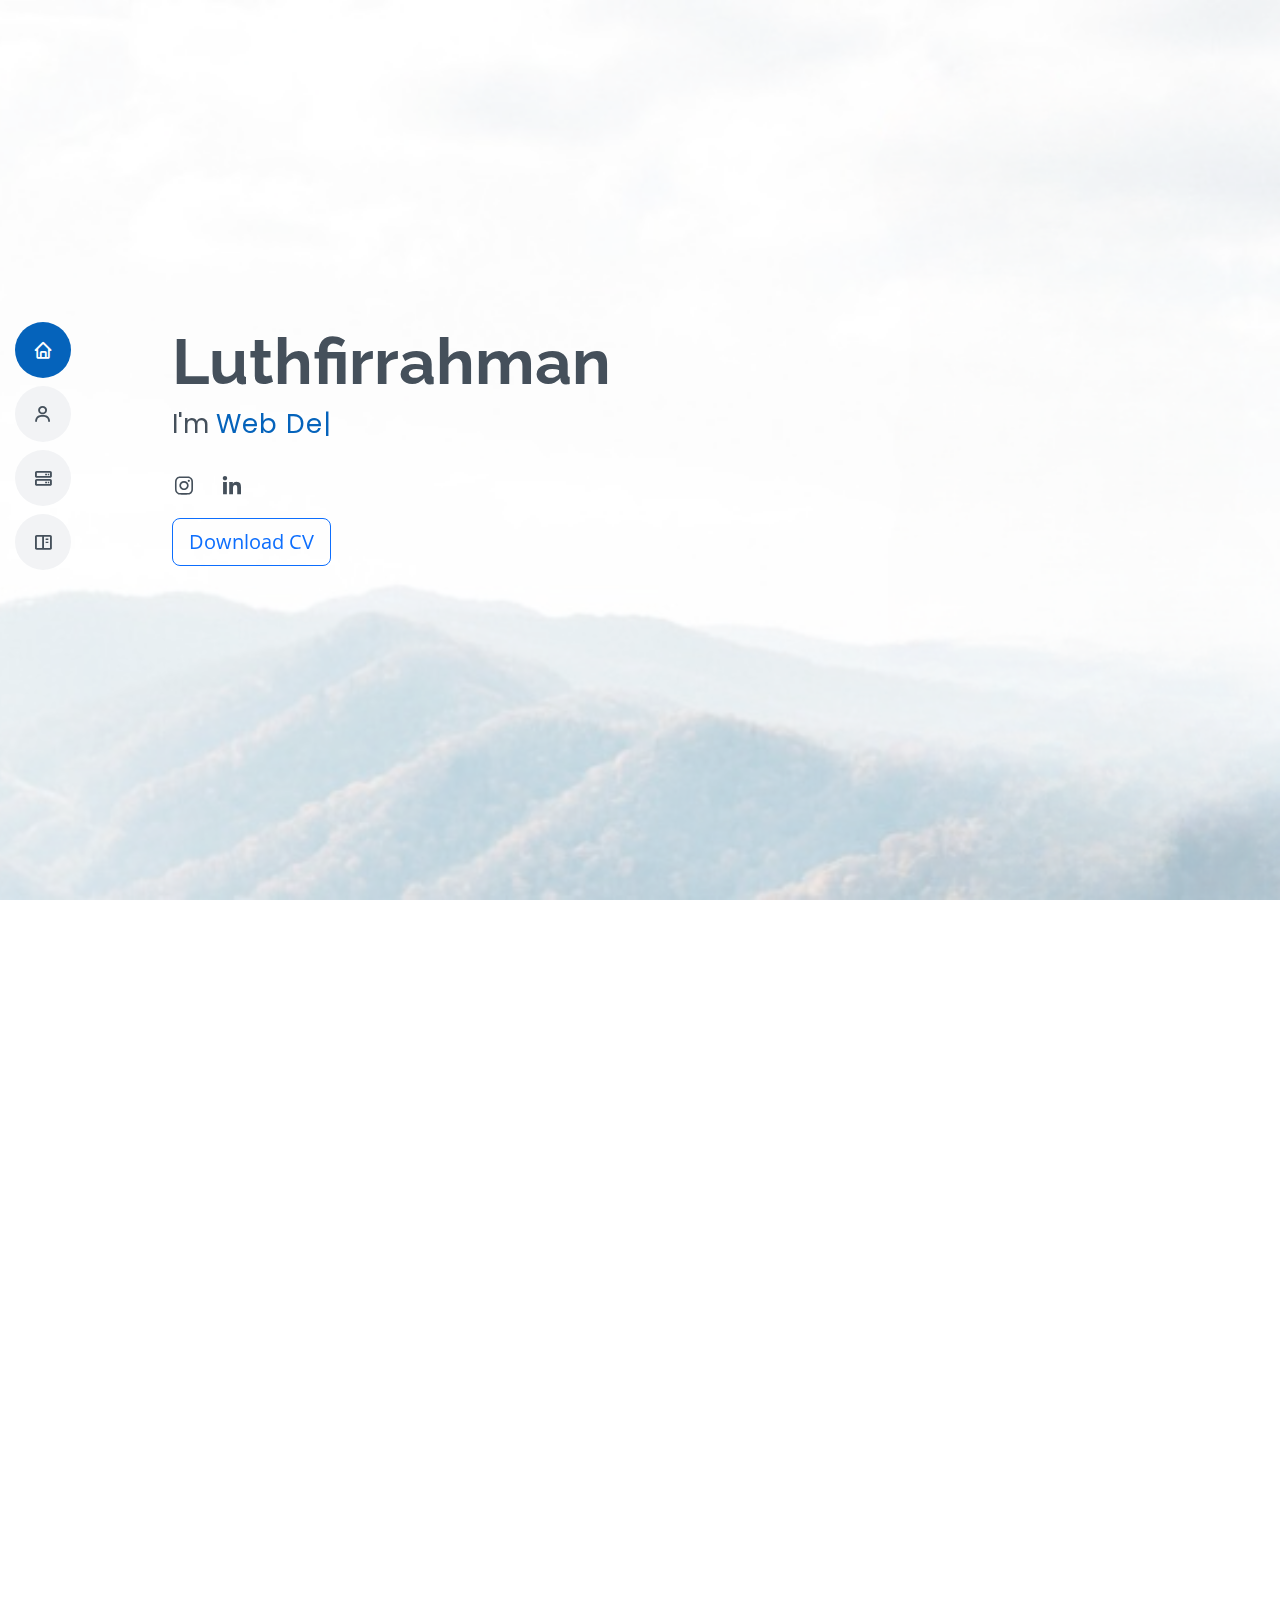
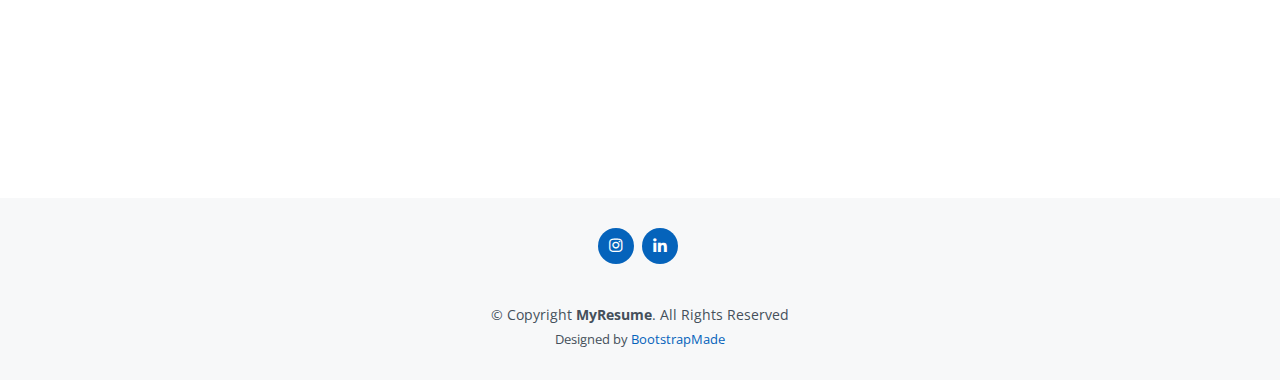
<file: index.html>
<!DOCTYPE html>
<html lang="en">
  <head>
    <meta charset="utf-8" />
    <meta content="width=device-width, initial-scale=1.0" name="viewport" />

    <title>Luthfirrahman</title>
    <meta content="" name="description" />
    <meta content="" name="keywords" />

    <!-- Favicons -->
    <link href="" rel="icon" />
    <link href="assets/img/apple-touch-icon.png" rel="apple-touch-icon" />
    <link href="https://cdnjs.cloudflare.com/ajax/libs/font-awesome/5.13.0/css/all.min.css" rel="stylesheet" />

    <!-- Google Fonts -->
    <link href="https://fonts.googleapis.com/css?family=Open+Sans:300,300i,400,400i,600,600i,700,700i|Raleway:300,300i,400,400i,500,500i,600,600i,700,700i|Poppins:300,300i,400,400i,500,500i,600,600i,700,700i" rel="stylesheet" />

    <!-- Vendor CSS Files -->
    <link href="assets/vendor/aos/aos.css" rel="stylesheet" />
    <link href="assets/vendor/bootstrap/css/bootstrap.min.css" rel="stylesheet" />
    <link href="assets/vendor/bootstrap-icons/bootstrap-icons.css" rel="stylesheet" />
    <link href="assets/vendor/boxicons/css/boxicons.min.css" rel="stylesheet" />
    <link href="assets/vendor/glightbox/css/glightbox.min.css" rel="stylesheet" />
    <link href="assets/vendor/swiper/swiper-bundle.min.css" rel="stylesheet" />

    <!-- Template Main CSS File -->
    <link href="assets/css/style.css" rel="stylesheet" />

    <!-- =======================================================
  * Template Name: MyResume
  * Updated: Jan 29 2024 with Bootstrap v5.3.2
  * Template URL: https://bootstrapmade.com/free-html-bootstrap-template-my-resume/
  * Author: BootstrapMade.com
  * License: https://bootstrapmade.com/license/
  ======================================================== -->
  </head>

  <body>
    <!-- ======= Mobile nav toggle button ======= -->
    <!-- <button type="button" class="mobile-nav-toggle d-xl-none"><i class="bi bi-list mobile-nav-toggle"></i></button> -->
    <i class="bi bi-list mobile-nav-toggle d-lg-none"></i>
    <!-- ======= Header ======= -->
    <header id="header" class="d-flex flex-column justify-content-center">
      <nav id="navbar" class="navbar nav-menu">
        <ul>
          <li>
            <a href="#hero" class="nav-link scrollto active"><i class="bx bx-home"></i> <span>Home</span></a>
          </li>
          <li>
            <a href="#about" class="nav-link scrollto"><i class="bx bx-user"></i> <span>About</span></a>
          </li>
          <li>
            <a href="#skills" class="nav-link scrollto"><i class="bx bx-server"></i> <span>Skills</span></a>
          </li>
          <li>
            <a href="#portfolio" class="nav-link scrollto"><i class="bx bx-book-content"></i> <span>Portfolio</span></a>
          </li>
        </ul>
      </nav>
      <!-- .nav-menu -->
    </header>
    <!-- End Header -->

    <!-- ======= Hero Section ======= -->
    <section id="hero" class="d-flex flex-column justify-content-center">
      <div class="container" data-aos="zoom-in" data-aos-delay="100">
        <h1>Luthfirrahman</h1>
        <p>I'm <span class="typed" data-typed-items="Web Developer , UI Designer"></span></p>
        <div class="social-links">
          <a href="#" class="instagram"><i class="bx bxl-instagram"></i></a>
          <a href="https://www.linkedin.com/in/luthfirrahman30/" class="linkedin" target="_blank"><i class="bx bxl-linkedin"></i></a>
        </div>
        <a href="https://drive.google.com/file/d/1Qoxw-5kxBuhoSYbaKPrpcNK5o5Nwf3Wc/view?usp=sharing" class="btn btn-outline-primary btn-lg mt-3" target="_blank">Download CV</a>
      </div>
    </section>
    <!-- End Hero -->

    <main id="main">
      <!-- ======= About Section ======= -->
      <section id="about" class="about">
        <div class="container" data-aos="fade-up">
          <div class="section-title">
            <h2>About</h2>
            <p>
              My name is Luthfirrahman, Graduated in Information Systems from Trilogy University, with experience in web development
as a freelance Web Programmer and UI Designer at Maven Digital Asia. Interests are mainly in
digital innovation and web development, with skills in programming languages such as HTML,
CSS, PHP, JavaScript, as well as proficiency in various design software such as Adobe XD,
Figma, and Adobe Illustrator. Ready to explore various career opportunities in the technology
industry.
            </p>
          </div>

          <div class="row">
            <div class="col-lg-3">
              <img src="assets/img/profile-img.jpg" class="img-fluid" alt="" />
            </div>
            <div class="col-lg-8 pt-4 pt-lg-0 content">
              <div class="col-lg-12 text-center mb-4">
                <!-- <h3>UI Designer &amp; Web Developer.</h3> -->
              </div>

              <!-- <p class="fst-italic">Lorem ipsum dolor sit amet, consectetur adipiscing elit, sed do eiusmod tempor incididunt ut labore et dolore magna aliqua.</p> -->
              <div class="row">
                <div class="col-lg-6">
                  <ul>
                    <li><i class="bi bi-chevron-right"></i> <strong>Birthday:</strong> <span>30 May 1996</span></li>
                    <li><i class="bi bi-chevron-right"></i> <strong>Website:</strong> <span>luthfi30.vercel.app</span></li>
                    <li><i class="bi bi-chevron-right"></i> <strong>Phone:</strong> <span>+62 896 2558 6181</span></li>
                    <li><i class="bi bi-chevron-right"></i> <strong>City:</strong> <span>Jakarta, Indonesia</span></li>
                  </ul>
                </div>
                <div class="col-lg-6">
                  <ul>
                    <li><i class="bi bi-chevron-right"></i> <strong>Degree:</strong> <span>Sarjana Komputer (S.Kom)</span></li>
                    <li><i class="bi bi-chevron-right"></i> <strong>Email:</strong> <span>luthfirrahman911@gmail.com</span></li>
                    <li><i class="bi bi-chevron-right"></i> <strong>Freelance:</strong> <span>Available</span></li>
                  </ul>
                </div>
              </div>
            </div>
          </div>
        </div>
      </section>
      <!-- End About Section -->

      <!-- ======= Services Section ======= -->
      <section id="skills" class="skills">
        <div class="container" data-aos="fade-up">
          <div class="section-title">
            <h2>Skills</h2>
            <p>Here Are Some of My Skills</p>
          </div>

          <div class="row">
            <div class="col-lg-3 col-md-6 align-items-stretch" data-aos="zoom-in" data-aos-delay="100">
              <div class="icon-box iconbox-blue">
                <div class="icon">
                  <svg width="100" height="100" viewBox="0 0 600 600" xmlns="http://www.w3.org/2000/svg">
                    <path
                      stroke="none"
                      stroke-width="0"
                      fill="#f5f5f5"
                      d="M300,521.0016835830174C376.1290562159157,517.8887921683347,466.0731472004068,529.7835943286574,510.70327084640275,468.03025145048787C554.3714126377745,407.6079735673963,508.03601936045806,328.9844924480964,491.2728898941984,256.3432110539036C474.5976632858925,184.082847569629,479.9380746630129,96.60480741107993,416.23090153303,58.64404602377083C348.86323505073057,18.502131276798302,261.93793281208167,40.57373210992963,193.5410806939664,78.93577620505333C130.42746243093433,114.334589627462,98.30271207620316,179.96522072025542,76.75703585869454,249.04625023123273C51.97151888228291,328.5150500222984,13.704378332031375,421.85034740162234,66.52175969318436,486.19268352777647C119.04800174914682,550.1803526380478,217.28368757567262,524.383925680826,300,521.0016835830174"
                    ></path>
                  </svg>
                  <i class="bx bxl-html5"></i>
                </div>
                <h4><a href="">HTML</a></h4>
                <!-- <p>Voluptatum deleniti atque corrupti quos dolores et quas molestias excepturi</p> -->
              </div>
            </div>

            <div class="col-lg-3 col-md-6 align-items-stretch mt-4 mt-md-0" data-aos="zoom-in" data-aos-delay="200">
              <div class="icon-box iconbox-orange">
                <div class="icon">
                  <svg width="100" height="100" viewBox="0 0 600 600" xmlns="http://www.w3.org/2000/svg">
                    <path
                      stroke="none"
                      stroke-width="0"
                      fill="#f5f5f5"
                      d="M300,582.0697525312426C382.5290701553225,586.8405444964366,449.9789794690241,525.3245884688669,502.5850820975895,461.55621195738473C556.606425686781,396.0723002908107,615.8543463187945,314.28637112970534,586.6730223649479,234.56875336149918C558.9533121215079,158.8439757836574,454.9685369536778,164.00468322053177,381.49747125262974,130.76875717737553C312.15926192815925,99.40240125094834,248.97055460311594,18.661163978235184,179.8680185752513,50.54337015887873C110.5421016452524,82.52863877960104,119.82277516462835,180.83849132639028,109.12597500060166,256.43424936330496C100.08760227029461,320.3096726198365,92.17705696193138,384.0621239912766,124.79988738764834,439.7174275375508C164.83382741302287,508.01625554203684,220.96474134820875,577.5009287672846,300,582.0697525312426"
                    ></path>
                  </svg>
                  <i class="bx bxl-css3"></i>
                </div>
                <h4><a href="">CSS</a></h4>
                <p></p>
              </div>
            </div>

            <div class="col-lg-3 col-md-6 align-items-stretch mt-4 mt-lg-0" data-aos="zoom-in" data-aos-delay="300">
              <div class="icon-box iconbox-pink">
                <div class="icon">
                  <svg width="100" height="100" viewBox="0 0 600 600" xmlns="http://www.w3.org/2000/svg">
                    <path
                      stroke="none"
                      stroke-width="0"
                      fill="#f5f5f5"
                      d="M300,541.5067337569781C382.14930387511276,545.0595476570109,479.8736841581634,548.3450877840088,526.4010558755058,480.5488172755941C571.5218469581645,414.80211281144784,517.5187510058486,332.0715597781072,496.52539010469104,255.14436215662573C477.37192572678356,184.95920475031193,473.57363656557914,105.61284051026155,413.0603344069578,65.22779650032875C343.27470386102294,18.654635553484475,251.2091493199835,5.337323636656869,175.0934190732945,40.62881213300186C97.87086631185822,76.43348514350839,51.98124368387456,156.15599469081315,36.44837278890362,239.84606092416172C21.716077023791087,319.22268207091537,43.775223500013084,401.1760424656574,96.891909868211,461.97329694683043C147.22146801428983,519.5804099606455,223.5754009179313,538.201503339737,300,541.5067337569781"
                    ></path>
                  </svg>
                  <i class="bx bxl-tailwind-css"></i>
                </div>
                <h4><a href="">Tailwind CSS</a></h4>
                <!-- <p>Excepteur sint occaecat cupidatat non proident, sunt in culpa qui officia</p> -->
              </div>
            </div>

            <div class="col-lg-3 col-md-6 align-items-stretch mt-4 mt-lg-0" data-aos="zoom-in" data-aos-delay="300">
              <div class="icon-box iconbox-pink">
                <div class="icon">
                  <svg width="100" height="100" viewBox="0 0 600 600" xmlns="http://www.w3.org/2000/svg">
                    <path
                      stroke="none"
                      stroke-width="0"
                      fill="#f5f5f5"
                      d="M300,541.5067337569781C382.14930387511276,545.0595476570109,479.8736841581634,548.3450877840088,526.4010558755058,480.5488172755941C571.5218469581645,414.80211281144784,517.5187510058486,332.0715597781072,496.52539010469104,255.14436215662573C477.37192572678356,184.95920475031193,473.57363656557914,105.61284051026155,413.0603344069578,65.22779650032875C343.27470386102294,18.654635553484475,251.2091493199835,5.337323636656869,175.0934190732945,40.62881213300186C97.87086631185822,76.43348514350839,51.98124368387456,156.15599469081315,36.44837278890362,239.84606092416172C21.716077023791087,319.22268207091537,43.775223500013084,401.1760424656574,96.891909868211,461.97329694683043C147.22146801428983,519.5804099606455,223.5754009179313,538.201503339737,300,541.5067337569781"
                    ></path>
                  </svg>
                  <i class="bx bxl-javascript"></i>
                </div>
                <h4><a href="">Javascript</a></h4>
                <!-- <p>Excepteur sint occaecat cupidatat non proident, sunt in culpa qui officia</p> -->
              </div>
            </div>

            <div class="col-lg-3 col-md-6 align-items-stretch mt-4" data-aos="zoom-in" data-aos-delay="300">
              <div class="icon-box iconbox-pink">
                <div class="icon">
                  <svg width="100" height="100" viewBox="0 0 600 600" xmlns="http://www.w3.org/2000/svg">
                    <path
                      stroke="none"
                      stroke-width="0"
                      fill="#f5f5f5"
                      d="M300,541.5067337569781C382.14930387511276,545.0595476570109,479.8736841581634,548.3450877840088,526.4010558755058,480.5488172755941C571.5218469581645,414.80211281144784,517.5187510058486,332.0715597781072,496.52539010469104,255.14436215662573C477.37192572678356,184.95920475031193,473.57363656557914,105.61284051026155,413.0603344069578,65.22779650032875C343.27470386102294,18.654635553484475,251.2091493199835,5.337323636656869,175.0934190732945,40.62881213300186C97.87086631185822,76.43348514350839,51.98124368387456,156.15599469081315,36.44837278890362,239.84606092416172C21.716077023791087,319.22268207091537,43.775223500013084,401.1760424656574,96.891909868211,461.97329694683043C147.22146801428983,519.5804099606455,223.5754009179313,538.201503339737,300,541.5067337569781"
                    ></path>
                  </svg>
                  <i class="fab fa-laravel"></i>
                </div>
                <h4><a href="">Laravel</a></h4>
                <!-- <p>Excepteur sint occaecat cupidatat non proident, sunt in culpa qui officia</p> -->
              </div>
            </div>

            <div class="col-lg-3 col-md-6 align-items-stretch mt-4" data-aos="zoom-in" data-aos-delay="200">
              <div class="icon-box iconbox-red">
                <div class="icon">
                  <svg width="100" height="100" viewBox="0 0 600 600" xmlns="http://www.w3.org/2000/svg">
                    <path
                      stroke="none"
                      stroke-width="0"
                      fill="#f5f5f5"
                      d="M300,532.3542879108572C369.38199826031484,532.3153073249985,429.10787420159085,491.63046689027357,474.5244479745417,439.17860296908856C522.8885846962883,383.3225815378663,569.1668002868075,314.3205725914397,550.7432151929288,242.7694973846089C532.6665558377875,172.5657663291529,456.2379748765914,142.6223662098291,390.3689995646985,112.34683881706744C326.66090330228417,83.06452184765237,258.84405631176094,53.51806209861945,193.32584062364296,78.48882559362697C121.61183558270385,105.82097193414197,62.805066853699245,167.19869350419734,48.57481801355237,242.6138429142374C34.843463184063346,315.3850353017275,76.69343916112496,383.4422959591041,125.22947124332185,439.3748458443577C170.7312796277747,491.8107796887764,230.57421082200815,532.3932930995766,300,532.3542879108572"
                    ></path>
                  </svg>
                  <i class="bx bxl-react"></i>
                </div>
                <h4><a href="">React Js</a></h4>
                <!-- <p>Quis consequatur saepe eligendi voluptatem consequatur dolor consequuntur</p> -->
              </div>
            </div>

            <div class="col-lg-3 col-md-6 align-items-stretch mt-4" data-aos="zoom-in" data-aos-delay="300">
              <div class="icon-box iconbox-teal">
                <div class="icon">
                  <svg width="100" height="100" viewBox="0 0 600 600" xmlns="http://www.w3.org/2000/svg">
                    <path
                      stroke="none"
                      stroke-width="0"
                      fill="#f5f5f5"
                      d="M300,566.797414625762C385.7384707136149,576.1784315230908,478.7894351017131,552.8928747891023,531.9192734346935,484.94944893311C584.6109503024035,417.5663521118492,582.489472248146,322.67544863468447,553.9536738515405,242.03673114598146C529.1557734026468,171.96086150256528,465.24506316201064,127.66468636344209,395.9583748389544,100.7403814666027C334.2173773831606,76.7482773500951,269.4350130405921,84.62216499799875,207.1952322260088,107.2889140133804C132.92018162631612,134.33871894543012,41.79353780512637,160.00259165414826,22.644507872594943,236.69541883565114C3.319112789854554,314.0945973066697,72.72355303640163,379.243833228382,124.04198916343866,440.3218312028393C172.9286146004772,498.5055451809895,224.45579914871206,558.5317968840102,300,566.797414625762"
                    ></path>
                  </svg>
                  <i class="bx bxl-mongodb"></i>
                </div>
                <h4><a href="">Mongodb</a></h4>
                <!-- <p>Modi nostrum vel laborum. Porro fugit error sit minus sapiente sit aspernatur</p> -->
              </div>
            </div>

            <div class="col-lg-3 col-md-6 align-items-stretch mt-4" data-aos="zoom-in" data-aos-delay="300">
              <div class="icon-box iconbox-teal">
                <div class="icon">
                  <svg width="100" height="100" viewBox="0 0 600 600" xmlns="http://www.w3.org/2000/svg">
                    <path
                      stroke="none"
                      stroke-width="0"
                      fill="#f5f5f5"
                      d="M300,566.797414625762C385.7384707136149,576.1784315230908,478.7894351017131,552.8928747891023,531.9192734346935,484.94944893311C584.6109503024035,417.5663521118492,582.489472248146,322.67544863468447,553.9536738515405,242.03673114598146C529.1557734026468,171.96086150256528,465.24506316201064,127.66468636344209,395.9583748389544,100.7403814666027C334.2173773831606,76.7482773500951,269.4350130405921,84.62216499799875,207.1952322260088,107.2889140133804C132.92018162631612,134.33871894543012,41.79353780512637,160.00259165414826,22.644507872594943,236.69541883565114C3.319112789854554,314.0945973066697,72.72355303640163,379.243833228382,124.04198916343866,440.3218312028393C172.9286146004772,498.5055451809895,224.45579914871206,558.5317968840102,300,566.797414625762"
                    ></path>
                  </svg>
                  <i class="bx bxl-figma"></i>
                </div>
                <h4><a href="">Figma</a></h4>
                <!-- <p>Modi nostrum vel laborum. Porro fugit error sit minus sapiente sit aspernatur</p> -->
              </div>
            </div>
          </div>
        </div>
      </section>
      <!-- End Services Section -->

      <!-- ======= Portfolio Section ======= -->
      <section id="portfolio" class="portfolio section-bg">
        <div class="container" data-aos="fade-up">
          <div class="section-title">
            <h2>Portfolio</h2>
            <p>Here Are Some of My Portfolio</p>
          </div>

          <div class="row">
            <div class="col-lg-12 d-flex justify-content-center" data-aos="fade-up" data-aos-delay="100">
              <ul id="portfolio-flters">
                <li data-filter="*" class="filter-active">All</li>
                <li data-filter=".filter-web">Web</li>
                <li data-filter=".filter-card">UI Design</li>
              </ul>
            </div>
          </div>

          <div class="row portfolio-container" data-aos="fade-up" data-aos-delay="200">
            <div class="col-lg-4 col-md-6 portfolio-item filter-web">
              <div class="portfolio-wrap">
                <img src="assets/img/portfolio/onlineclass/Untitled.png" class="img-fluid" alt="" />
                <div class="portfolio-info">
                  <h4>Online Class</h4>
                  <p>Dibuat menggunakan laravel 8</p>
                  <div class="portfolio-links">
                    <a href="assets/img/portfolio/onlineclass/home.png" data-gallery="portfolioGallery" class="portfolio-lightbox"><i class="bx bx-plus"></i></a>
                    <a href="onlineClass.html" class="portfolio-details-lightbox" data-glightbox="type: external" title="Portfolio Details"><i class="bx bx-link"></i></a>
                  </div>
                </div>
              </div>
            </div>

            <div class="row portfolio-container" data-aos="fade-up" data-aos-delay="200">
              <div class="col-lg-4 col-md-6 portfolio-item filter-web">
                <div class="portfolio-wrap">
                  <img src="assets/img/portfolio/SIA/dashboard.png" class="img-fluid" alt="" />
                  <div class="portfolio-info">
                    <h4>Sistem informasi akuntansi</h4>
                    <p>Sistem informasi akuntansi dibuat menggunakan laravel dan javascript </p>
                    <div class="portfolio-links">
                      <a href="assets/img/portfolio/SIA/dashboard.png" data-gallery="portfolioGallery" class="portfolio-lightbox"><i class="bx bx-plus"></i></a>
                      <a href="sia.html" class="portfolio-details-lightbox" data-glightbox="type: external" title="Portfolio Details"><i class="bx bx-link"></i></a>
                    </div>
                  </div>
                </div>
              </div>

              <div class="row portfolio-container" data-aos="fade-up" data-aos-delay="200">
                <div class="col-lg-4 col-md-6 portfolio-item filter-web">
                  <div class="portfolio-wrap">
                    <img src="assets/img/portfolio/Pixel/monarch2.png" class="img-fluid" alt="" />
                    <div class="portfolio-info">
                      <h4>PixelPulse</h4>
                      <p>PixelPulse merupakan landing page untuk studio desain grafis yang dibuat menggunakan ReactJS </p>
                      <div class="portfolio-links">
                        <a href="assets/img/portfolio/Pixel/monarch.png" data-gallery="portfolioGallery" class="portfolio-lightbox"><i class="bx bx-plus"></i></a>
                        <a href="pixel.html" class="portfolio-details-lightbox" data-glightbox="type: external" title="Portfolio Details"><i class="bx bx-link"></i></a>
                      </div>
                    </div>
                  </div>
                </div>

                <div class="row portfolio-container" data-aos="fade-up" data-aos-delay="200">
                  <div class="col-lg-4 col-md-6 portfolio-item filter-web">
                    <div class="portfolio-wrap">
                      <img src="assets/img/portfolio/monarch/monarch.png" class="img-fluid" alt="" />
                      <div class="portfolio-info">
                        <h4>Monarch</h4>
                        <p>Monarch merupakan ecommerce untuk produk fashion yang dibuat menggunakan ReactJS </p>
                        <div class="portfolio-links">
                          <a href="assets/img/portfolio/monarch/monarch2.png" data-gallery="portfolioGallery" class="portfolio-lightbox"><i class="bx bx-plus"></i></a>
                          <a href="monarch.html" class="portfolio-details-lightbox" data-glightbox="type: external" title="Portfolio Details"><i class="bx bx-link"></i></a>
                        </div>
                      </div>
                    </div>
                  </div>

                  <div class="row portfolio-container" data-aos="fade-up" data-aos-delay="200">
                    <div class="col-lg-4 col-md-6 portfolio-item filter-web">
                      <div class="portfolio-wrap">
                        <img src="assets/img/portfolio/fastfood/fastfood.png" class="img-fluid" alt="" />
                        <div class="portfolio-info">
                          <h4>FastFood</h4>
                          <p>FastFood merupakan website untuk memesan makananyang dibuat menggunakan Mongodb, Express JS, Node js dan ReactJS </p>
                          <div class="portfolio-links">
                            <a href="assets/img/portfolio/fastfood/fastfood2.png" data-gallery="portfolioGallery" class="portfolio-lightbox"><i class="bx bx-plus"></i></a>
                            <a href="fastfood.html" class="portfolio-details-lightbox" data-glightbox="type: external" title="Portfolio Details"><i class="bx bx-link"></i></a>
                          </div>
                        </div>
                      </div>
                    </div>

            <div class="col-lg-4 col-md-6 portfolio-item filter-card">
              <div class="portfolio-wrap">
                <img src="assets/img/portfolio/NOBAR/Mockup.png" class="img-fluid" alt="" />
                <div class="portfolio-info">
                  <h4>Nobar</h4>
                  <p>UI Design</p>
                  <div class="portfolio-links">
                    <a href="assets/img/portfolio/NOBAR/Mockup.png" data-gallery="portfolioGallery" class="portfolio-lightbox"><i class="bx bx-plus"></i></a>
                    <a href="nobar.html" class="portfolio-details-lightbox" data-glightbox="type: external" title="Portfolio Details"><i class="bx bx-link"></i></a>
                  </div>
                </div>
              </div>
            </div>

            <div class="col-lg-4 col-md-6 portfolio-item filter-card">
              <div class="portfolio-wrap">
                <img src="assets/img/portfolio/Kursus/kursus.jpg" class="img-fluid" alt="" />
                <div class="portfolio-info">
                  <h4>Kursus</h4>
                  <p>UI Design</p>
                  <div class="portfolio-links">
                    <a href="assets/img/portfolio/Kursus/kursus.jpg" data-gallery="portfolioGallery" class="portfolio-lightbox"><i class="bx bx-plus"></i></a>
                    <a href="kursus.html" class="portfolio-details-lightbox" data-glightbox="type: external" title="Portfolio Details"><i class="bx bx-link"></i></a>
                  </div>
                </div>
              </div>
            </div>

            <div class="col-lg-4 col-md-6 portfolio-item filter-card">
              <div class="portfolio-wrap">
                <img src="assets/img/portfolio/Furnish/furnish.png" class="img-fluid" alt="" />
                <div class="portfolio-info">
                  <h4>Furnish</h4>
                  <p>UI Design</p>
                  <div class="portfolio-links">
                    <a href="assets/img/portfolio/Furnish/furnish.png" data-gallery="portfolioGallery" class="portfolio-lightbox"><i class="bx bx-plus"></i></a>
                    <a href="furnish.html" class="portfolio-details-lightbox" data-glightbox="type: external" title="Portfolio Details"><i class="bx bx-link"></i></a>
                  </div>
                </div>
              </div>
            </div>
          </div>
        </div>
      </section>
      <!-- End Portfolio Section -->
    </main>
    <!-- End #main -->

    <!-- ======= Footer ======= -->
    <footer id="footer">
      <div class="container">
        <div class="social-links">
          <a href="#" class="instagram"><i class="bx bxl-instagram"></i></a>
          <a href="https://www.linkedin.com/in/luthfirrahman30/" class="linkedin" target="_blank"><i class="bx bxl-linkedin"></i></a>
        </div>
        <div class="copyright">
          &copy; Copyright <strong><span>MyResume</span></strong
          >. All Rights Reserved
        </div>
        <div class="credits">
          <!-- All the links in the footer should remain intact. -->
          <!-- You can delete the links only if you purchased the pro version. -->
          <!-- Licensing information: [license-url] -->
          <!-- Purchase the pro version with working PHP/AJAX contact form: https://bootstrapmade.com/free-html-bootstrap-template-my-resume/ -->
          Designed by <a href="https://bootstrapmade.com/">BootstrapMade</a>
        </div>
      </div>
    </footer>
    <!-- End Footer -->

    <div id="preloader"></div>
    <a href="#" class="back-to-top d-flex align-items-center justify-content-center"><i class="bi bi-arrow-up-short"></i></a>

    <!-- Vendor JS Files -->
    <script src="assets/vendor/purecounter/purecounter_vanilla.js"></script>
    <script src="assets/vendor/aos/aos.js"></script>
    <script src="assets/vendor/bootstrap/js/bootstrap.bundle.min.js"></script>
    <script src="assets/vendor/glightbox/js/glightbox.min.js"></script>
    <script src="assets/vendor/isotope-layout/isotope.pkgd.min.js"></script>
    <script src="assets/vendor/swiper/swiper-bundle.min.js"></script>
    <script src="assets/vendor/typed.js/typed.umd.js"></script>
    <script src="assets/vendor/waypoints/noframework.waypoints.js"></script>
    <script src="assets/vendor/php-email-form/validate.js"></script>

    <!-- Template Main JS File -->
    <script src="assets/js/main.js"></script>
  </body>
</html>
</file>
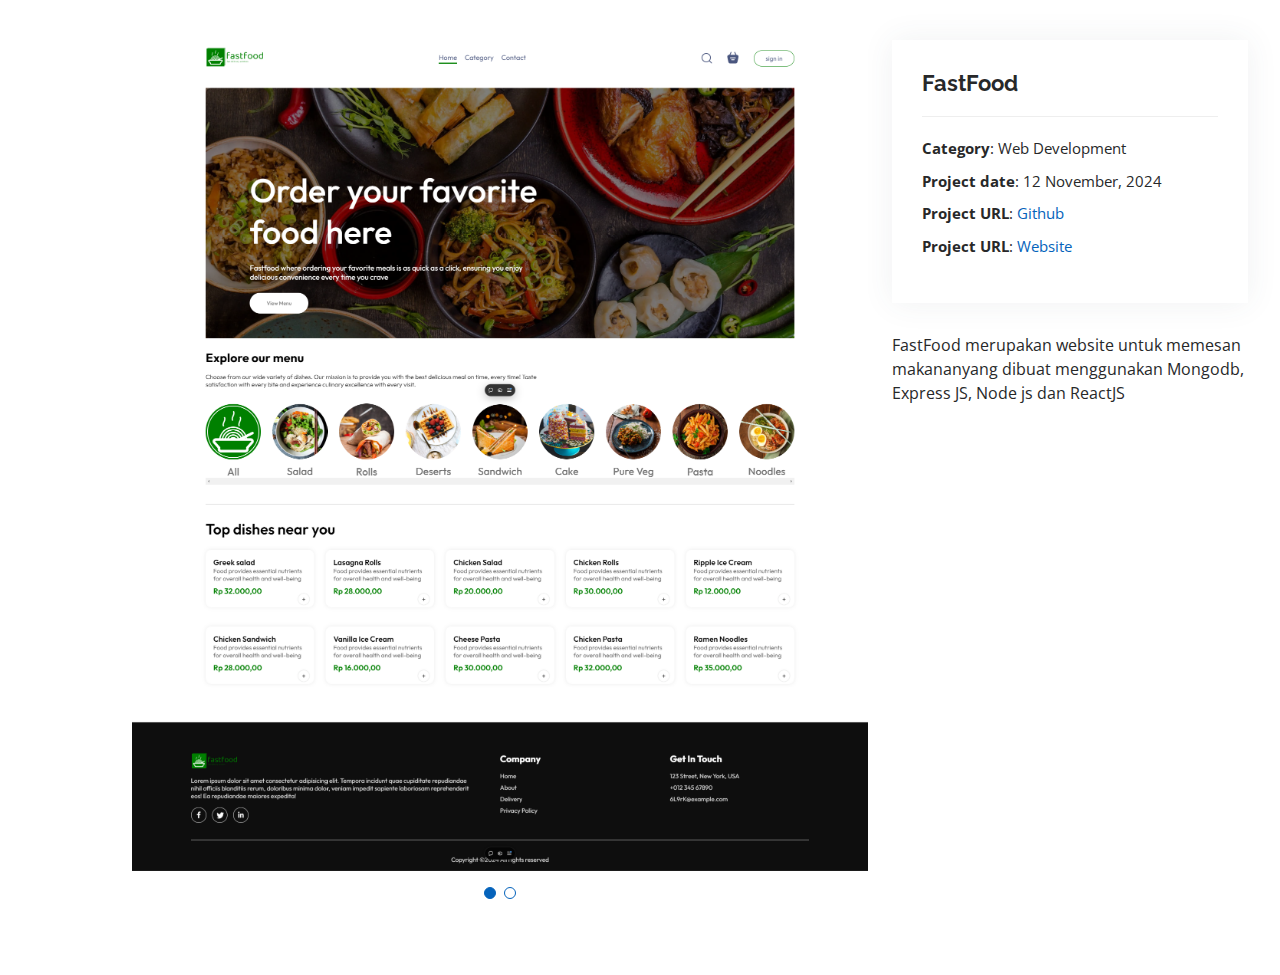
<file: fastfood.html>
<!DOCTYPE html>
<html lang="en">
  <head>
    <meta charset="utf-8" />
    <meta content="width=device-width, initial-scale=1.0" name="viewport" />

    <title>Portfolio Details - Personal Bootstrap Template</title>
    <meta content="" name="description" />
    <meta content="" name="keywords" />

    <!-- Favicons -->
    <link href="assets/img/favicon.png" rel="icon" />
    <link href="assets/img/apple-touch-icon.png" rel="apple-touch-icon" />

    <!-- Google Fonts -->
    <link href="https://fonts.googleapis.com/css?family=Open+Sans:300,300i,400,400i,600,600i,700,700i|Raleway:300,300i,400,400i,500,500i,600,600i,700,700i|Poppins:300,300i,400,400i,500,500i,600,600i,700,700i" rel="stylesheet" />

    <!-- Vendor CSS Files -->
    <link href="assets/vendor/aos/aos.css" rel="stylesheet" />
    <link href="assets/vendor/bootstrap/css/bootstrap.min.css" rel="stylesheet" />
    <link href="assets/vendor/bootstrap-icons/bootstrap-icons.css" rel="stylesheet" />
    <link href="assets/vendor/boxicons/css/boxicons.min.css" rel="stylesheet" />
    <link href="assets/vendor/glightbox/css/glightbox.min.css" rel="stylesheet" />
    <link href="assets/vendor/swiper/swiper-bundle.min.css" rel="stylesheet" />

    <!-- Template Main CSS File -->
    <link href="assets/css/style.css" rel="stylesheet" />

    <!-- =======================================================
  * Template Name: MyResume
  * Updated: Jan 29 2024 with Bootstrap v5.3.2
  * Template URL: https://bootstrapmade.com/free-html-bootstrap-template-my-resume/
  * Author: BootstrapMade.com
  * License: https://bootstrapmade.com/license/
  ======================================================== -->
  </head>

  <body>
    <main id="main">
      <!-- ======= Portfolio Details Section ======= -->
      <section id="portfolio-details" class="portfolio-details">
        <div class="container">
          <div class="row gy-4">
            <div class="col-lg-8">
              <div class="portfolio-details-slider swiper">
                <div class="swiper-wrapper align-items-center">
                  <div class="swiper-slide">
                    <img src="assets/img/portfolio/fastfood/fastfood2.png" alt="" />
                  </div>

                  <div class="swiper-slide">
                    <img src="assets/img/portfolio/fastfood/fastfood3.png" alt="" />
                  </div>
                </div>
                <div class="swiper-pagination"></div>
              </div>
            </div>

            <div class="col-lg-4">
              <div class="portfolio-info">
                <h3>FastFood</h3>
                <ul>
                  <li><strong>Category</strong>: Web Development</li>
                  <li><strong>Project date</strong>: 12 November, 2024</li>
                  <li><strong>Project URL</strong>: <a href="https://github.com/luthfi30/foodApp" target="_blank">Github</a></li>
                  <li><strong>Project URL</strong>: <a href="https://food-app-sable-pi.vercel.app/" target="_blank">Website</a></li>
                </ul>
              </div>
              <div class="portfolio-description">
                <p>FastFood merupakan website untuk memesan makananyang dibuat menggunakan Mongodb, Express JS, Node js dan ReactJS</p>
              </div>
            </div>
          </div>
        </div>
      </section>
      <!-- End Portfolio Details Section -->
    </main>
    <!-- End #main -->

    <div id="preloader"></div>
    <a href="#" class="back-to-top d-flex align-items-center justify-content-center"><i class="bi bi-arrow-up-short"></i></a>

    <!-- Vendor JS Files -->
    <script src="assets/vendor/purecounter/purecounter_vanilla.js"></script>
    <script src="assets/vendor/aos/aos.js"></script>
    <script src="assets/vendor/bootstrap/js/bootstrap.bundle.min.js"></script>
    <script src="assets/vendor/glightbox/js/glightbox.min.js"></script>
    <script src="assets/vendor/isotope-layout/isotope.pkgd.min.js"></script>
    <script src="assets/vendor/swiper/swiper-bundle.min.js"></script>
    <script src="assets/vendor/typed.js/typed.umd.js"></script>
    <script src="assets/vendor/waypoints/noframework.waypoints.js"></script>
    <script src="assets/vendor/php-email-form/validate.js"></script>

    <!-- Template Main JS File -->
    <script src="assets/js/main.js"></script>
  </body>
</html>
</file>
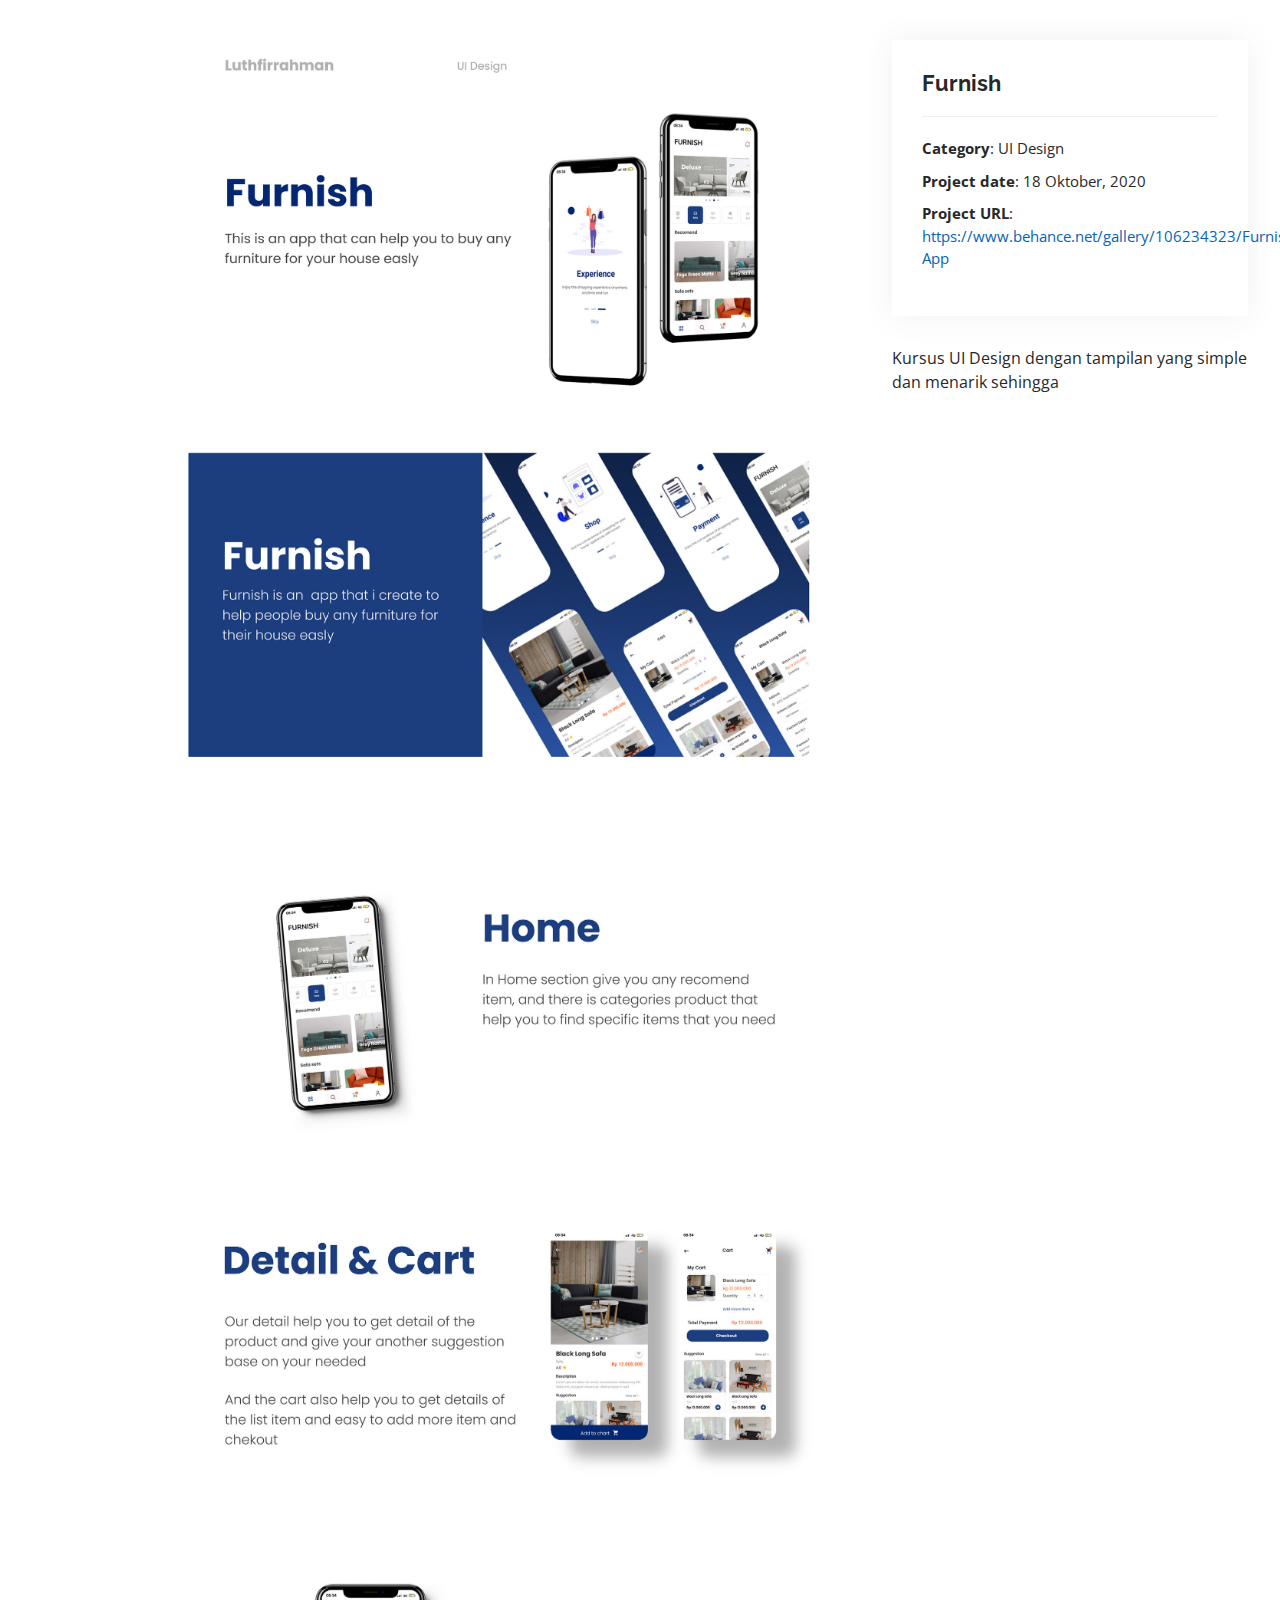
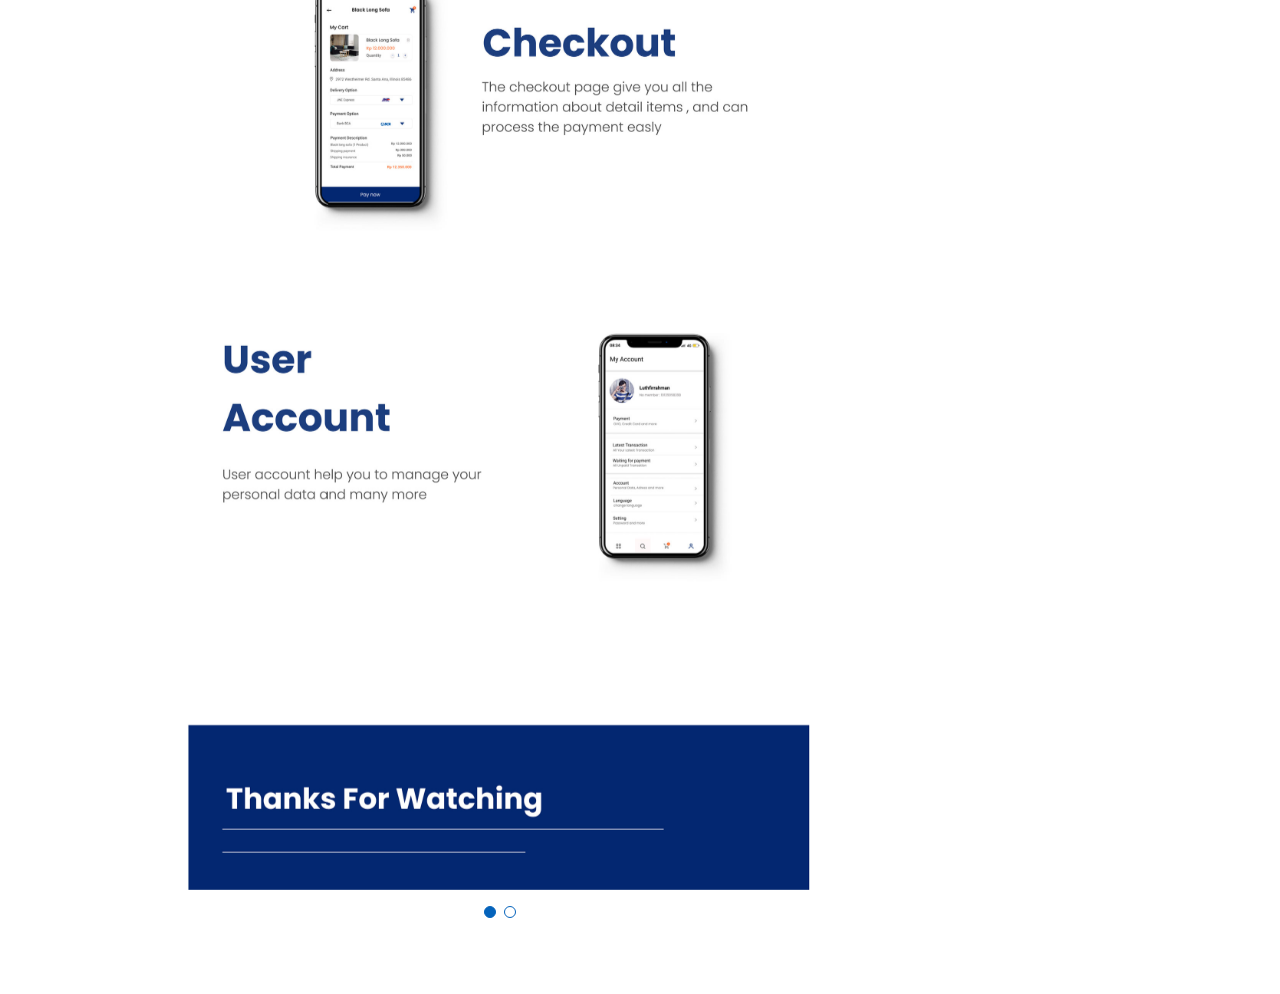
<file: furnish.html>
<!DOCTYPE html>
<html lang="en">
  <head>
    <meta charset="utf-8" />
    <meta content="width=device-width, initial-scale=1.0" name="viewport" />

    <title>Portfolio Details - Personal Bootstrap Template</title>
    <meta content="" name="description" />
    <meta content="" name="keywords" />

    <!-- Favicons -->
    <link href="assets/img/favicon.png" rel="icon" />
    <link href="assets/img/apple-touch-icon.png" rel="apple-touch-icon" />

    <!-- Google Fonts -->
    <link href="https://fonts.googleapis.com/css?family=Open+Sans:300,300i,400,400i,600,600i,700,700i|Raleway:300,300i,400,400i,500,500i,600,600i,700,700i|Poppins:300,300i,400,400i,500,500i,600,600i,700,700i" rel="stylesheet" />

    <!-- Vendor CSS Files -->
    <link href="assets/vendor/aos/aos.css" rel="stylesheet" />
    <link href="assets/vendor/bootstrap/css/bootstrap.min.css" rel="stylesheet" />
    <link href="assets/vendor/bootstrap-icons/bootstrap-icons.css" rel="stylesheet" />
    <link href="assets/vendor/boxicons/css/boxicons.min.css" rel="stylesheet" />
    <link href="assets/vendor/glightbox/css/glightbox.min.css" rel="stylesheet" />
    <link href="assets/vendor/swiper/swiper-bundle.min.css" rel="stylesheet" />

    <!-- Template Main CSS File -->
    <link href="assets/css/style.css" rel="stylesheet" />

    <!-- =======================================================
  * Template Name: MyResume
  * Updated: Jan 29 2024 with Bootstrap v5.3.2
  * Template URL: https://bootstrapmade.com/free-html-bootstrap-template-my-resume/
  * Author: BootstrapMade.com
  * License: https://bootstrapmade.com/license/
  ======================================================== -->
  </head>

  <body>
    <main id="main">
      <!-- ======= Portfolio Details Section ======= -->
      <section id="portfolio-details" class="portfolio-details">
        <div class="container">
          <div class="row gy-4">
            <div class="col-lg-8">
              <div class="portfolio-details-slider swiper">
                <div class="swiper-wrapper align-items-center">
                  <div class="swiper-slide">
                    <img src="assets/img/portfolio/Furnish/a4.jpg" alt="" />
                  </div>
                  <div class="swiper-slide">
                    <img src="assets/img/portfolio/Furnish/furnish.png" alt="" />
                  </div>
                </div>
                <div class="swiper-pagination"></div>
              </div>
            </div>

            <div class="col-lg-4">
              <div class="portfolio-info">
                <h3>Furnish</h3>
                <ul>
                  <li><strong>Category</strong>: UI Design</li>
                  <li><strong>Project date</strong>: 18 Oktober, 2020</li>
                  <li><strong>Project URL</strong>: <a href="https://www.behance.net/gallery/106234323/Furnish-App" target="_blank">https://www.behance.net/gallery/106234323/Furnish-App</a></li>
                </ul>
              </div>
              <div class="portfolio-description">
                <p>Kursus UI Design dengan tampilan yang simple dan menarik sehingga</p>
              </div>
            </div>
          </div>
        </div>
      </section>
      <!-- End Portfolio Details Section -->
    </main>
    <!-- End #main -->

    <div id="preloader"></div>
    <a href="#" class="back-to-top d-flex align-items-center justify-content-center"><i class="bi bi-arrow-up-short"></i></a>

    <!-- Vendor JS Files -->
    <script src="assets/vendor/purecounter/purecounter_vanilla.js"></script>
    <script src="assets/vendor/aos/aos.js"></script>
    <script src="assets/vendor/bootstrap/js/bootstrap.bundle.min.js"></script>
    <script src="assets/vendor/glightbox/js/glightbox.min.js"></script>
    <script src="assets/vendor/isotope-layout/isotope.pkgd.min.js"></script>
    <script src="assets/vendor/swiper/swiper-bundle.min.js"></script>
    <script src="assets/vendor/typed.js/typed.umd.js"></script>
    <script src="assets/vendor/waypoints/noframework.waypoints.js"></script>
    <script src="assets/vendor/php-email-form/validate.js"></script>

    <!-- Template Main JS File -->
    <script src="assets/js/main.js"></script>
  </body>
</html>
</file>
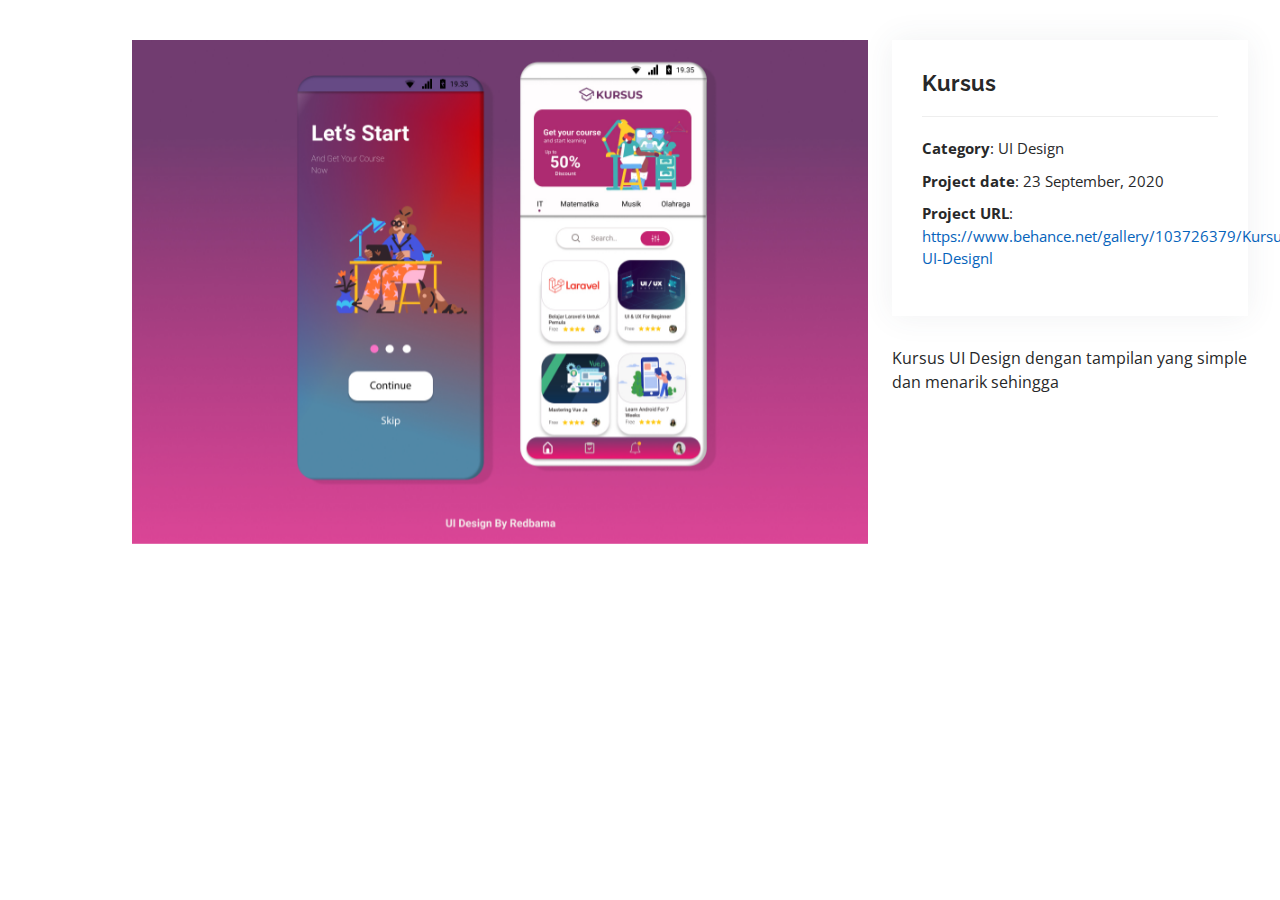
<file: kursus.html>
<!DOCTYPE html>
<html lang="en">
  <head>
    <meta charset="utf-8" />
    <meta content="width=device-width, initial-scale=1.0" name="viewport" />

    <title>Portfolio Details - Personal Bootstrap Template</title>
    <meta content="" name="description" />
    <meta content="" name="keywords" />

    <!-- Favicons -->
    <link href="assets/img/favicon.png" rel="icon" />
    <link href="assets/img/apple-touch-icon.png" rel="apple-touch-icon" />

    <!-- Google Fonts -->
    <link href="https://fonts.googleapis.com/css?family=Open+Sans:300,300i,400,400i,600,600i,700,700i|Raleway:300,300i,400,400i,500,500i,600,600i,700,700i|Poppins:300,300i,400,400i,500,500i,600,600i,700,700i" rel="stylesheet" />

    <!-- Vendor CSS Files -->
    <link href="assets/vendor/aos/aos.css" rel="stylesheet" />
    <link href="assets/vendor/bootstrap/css/bootstrap.min.css" rel="stylesheet" />
    <link href="assets/vendor/bootstrap-icons/bootstrap-icons.css" rel="stylesheet" />
    <link href="assets/vendor/boxicons/css/boxicons.min.css" rel="stylesheet" />
    <link href="assets/vendor/glightbox/css/glightbox.min.css" rel="stylesheet" />
    <link href="assets/vendor/swiper/swiper-bundle.min.css" rel="stylesheet" />

    <!-- Template Main CSS File -->
    <link href="assets/css/style.css" rel="stylesheet" />

    <!-- =======================================================
  * Template Name: MyResume
  * Updated: Jan 29 2024 with Bootstrap v5.3.2
  * Template URL: https://bootstrapmade.com/free-html-bootstrap-template-my-resume/
  * Author: BootstrapMade.com
  * License: https://bootstrapmade.com/license/
  ======================================================== -->
  </head>

  <body>
    <main id="main">
      <!-- ======= Portfolio Details Section ======= -->
      <section id="portfolio-details" class="portfolio-details">
        <div class="container">
          <div class="row gy-4">
            <div class="col-lg-8">
              <div class="portfolio-details-slider swiper">
                <div class="swiper-wrapper align-items-center">
                  <div class="swiper-slide">
                    <img src="assets/img/portfolio/Kursus/kursus.jpg" alt="" />
                  </div>
                </div>
                <div class="swiper-pagination"></div>
              </div>
            </div>

            <div class="col-lg-4">
              <div class="portfolio-info">
                <h3>Kursus</h3>
                <ul>
                  <li><strong>Category</strong>: UI Design</li>
                  <li><strong>Project date</strong>: 23 September, 2020</li>
                  <li><strong>Project URL</strong>: <a href="https://www.behance.net/gallery/103726379/Kursus-UI-Designl" target="_blank">https://www.behance.net/gallery/103726379/Kursus-UI-Designl</a></li>
                </ul>
              </div>
              <div class="portfolio-description">
                <p>Kursus UI Design dengan tampilan yang simple dan menarik sehingga</p>
              </div>
            </div>
          </div>
        </div>
      </section>
      <!-- End Portfolio Details Section -->
    </main>
    <!-- End #main -->

    <div id="preloader"></div>
    <a href="#" class="back-to-top d-flex align-items-center justify-content-center"><i class="bi bi-arrow-up-short"></i></a>

    <!-- Vendor JS Files -->
    <script src="assets/vendor/purecounter/purecounter_vanilla.js"></script>
    <script src="assets/vendor/aos/aos.js"></script>
    <script src="assets/vendor/bootstrap/js/bootstrap.bundle.min.js"></script>
    <script src="assets/vendor/glightbox/js/glightbox.min.js"></script>
    <script src="assets/vendor/isotope-layout/isotope.pkgd.min.js"></script>
    <script src="assets/vendor/swiper/swiper-bundle.min.js"></script>
    <script src="assets/vendor/typed.js/typed.umd.js"></script>
    <script src="assets/vendor/waypoints/noframework.waypoints.js"></script>
    <script src="assets/vendor/php-email-form/validate.js"></script>

    <!-- Template Main JS File -->
    <script src="assets/js/main.js"></script>
  </body>
</html>
</file>
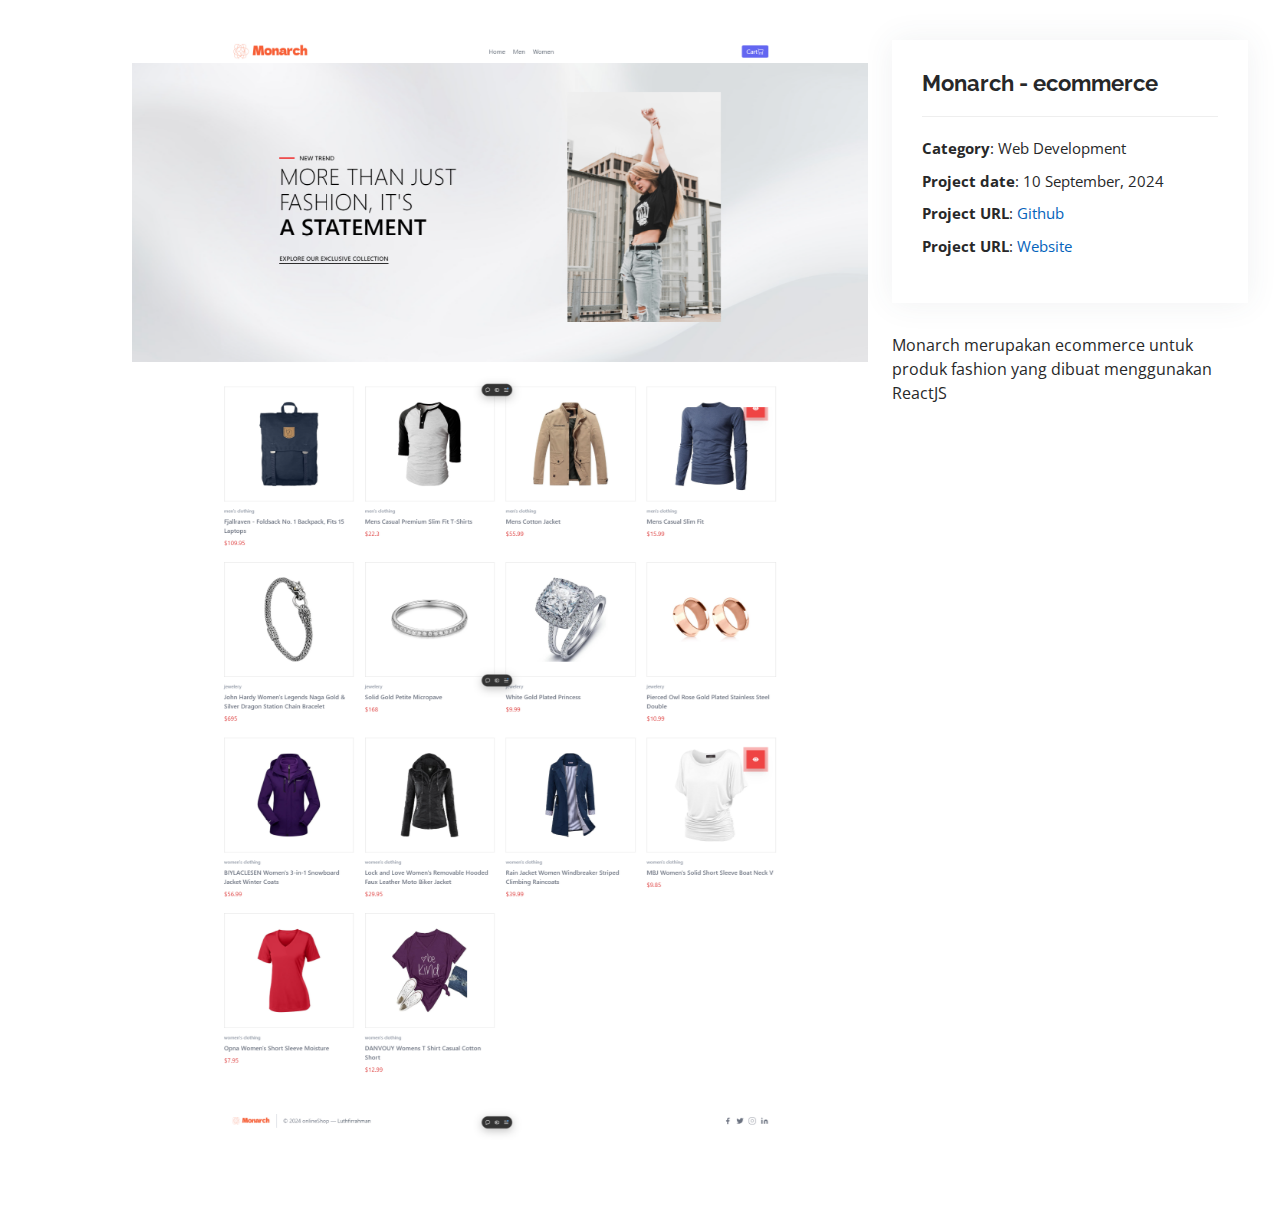
<file: monarch.html>
<!DOCTYPE html>
<html lang="en">
  <head>
    <meta charset="utf-8" />
    <meta content="width=device-width, initial-scale=1.0" name="viewport" />

    <title>Portfolio Details - Personal Bootstrap Template</title>
    <meta content="" name="description" />
    <meta content="" name="keywords" />

    <!-- Favicons -->
    <link href="assets/img/favicon.png" rel="icon" />
    <link href="assets/img/apple-touch-icon.png" rel="apple-touch-icon" />

    <!-- Google Fonts -->
    <link href="https://fonts.googleapis.com/css?family=Open+Sans:300,300i,400,400i,600,600i,700,700i|Raleway:300,300i,400,400i,500,500i,600,600i,700,700i|Poppins:300,300i,400,400i,500,500i,600,600i,700,700i" rel="stylesheet" />

    <!-- Vendor CSS Files -->
    <link href="assets/vendor/aos/aos.css" rel="stylesheet" />
    <link href="assets/vendor/bootstrap/css/bootstrap.min.css" rel="stylesheet" />
    <link href="assets/vendor/bootstrap-icons/bootstrap-icons.css" rel="stylesheet" />
    <link href="assets/vendor/boxicons/css/boxicons.min.css" rel="stylesheet" />
    <link href="assets/vendor/glightbox/css/glightbox.min.css" rel="stylesheet" />
    <link href="assets/vendor/swiper/swiper-bundle.min.css" rel="stylesheet" />

    <!-- Template Main CSS File -->
    <link href="assets/css/style.css" rel="stylesheet" />

    <!-- =======================================================
  * Template Name: MyResume
  * Updated: Jan 29 2024 with Bootstrap v5.3.2
  * Template URL: https://bootstrapmade.com/free-html-bootstrap-template-my-resume/
  * Author: BootstrapMade.com
  * License: https://bootstrapmade.com/license/
  ======================================================== -->
  </head>

  <body>
    <main id="main">
      <!-- ======= Portfolio Details Section ======= -->
      <section id="portfolio-details" class="portfolio-details">
        <div class="container">
          <div class="row gy-4">
            <div class="col-lg-8">
              <div class="portfolio-details-slider swiper">
                <div class="swiper-wrapper align-items-center">
                  <div class="swiper-slide">
                    <img src="assets/img/portfolio/monarch/monarch2.png" alt="" />
                  </div>
                </div>
                <div class="swiper-pagination"></div>
              </div>
            </div>

            <div class="col-lg-4">
              <div class="portfolio-info">
                <h3>Monarch - ecommerce</h3>
                <ul>
                  <li><strong>Category</strong>: Web Development</li>
                  <li><strong>Project date</strong>: 10 September, 2024</li>
                  <li><strong>Project URL</strong>: <a href="https://github.com/luthfi30/porto_monarch" target="_blank">Github</a></li>
                  <li><strong>Project URL</strong>: <a href="https://porto-monarch.vercel.app/" target="_blank">Website</a></li>
                </ul>
              </div>
              <div class="portfolio-description">
                <p>Monarch merupakan ecommerce untuk produk fashion yang dibuat menggunakan ReactJS</p>
              </div>
            </div>
          </div>
        </div>
      </section>
      <!-- End Portfolio Details Section -->
    </main>
    <!-- End #main -->

    <div id="preloader"></div>
    <a href="#" class="back-to-top d-flex align-items-center justify-content-center"><i class="bi bi-arrow-up-short"></i></a>

    <!-- Vendor JS Files -->
    <script src="assets/vendor/purecounter/purecounter_vanilla.js"></script>
    <script src="assets/vendor/aos/aos.js"></script>
    <script src="assets/vendor/bootstrap/js/bootstrap.bundle.min.js"></script>
    <script src="assets/vendor/glightbox/js/glightbox.min.js"></script>
    <script src="assets/vendor/isotope-layout/isotope.pkgd.min.js"></script>
    <script src="assets/vendor/swiper/swiper-bundle.min.js"></script>
    <script src="assets/vendor/typed.js/typed.umd.js"></script>
    <script src="assets/vendor/waypoints/noframework.waypoints.js"></script>
    <script src="assets/vendor/php-email-form/validate.js"></script>

    <!-- Template Main JS File -->
    <script src="assets/js/main.js"></script>
  </body>
</html>
</file>
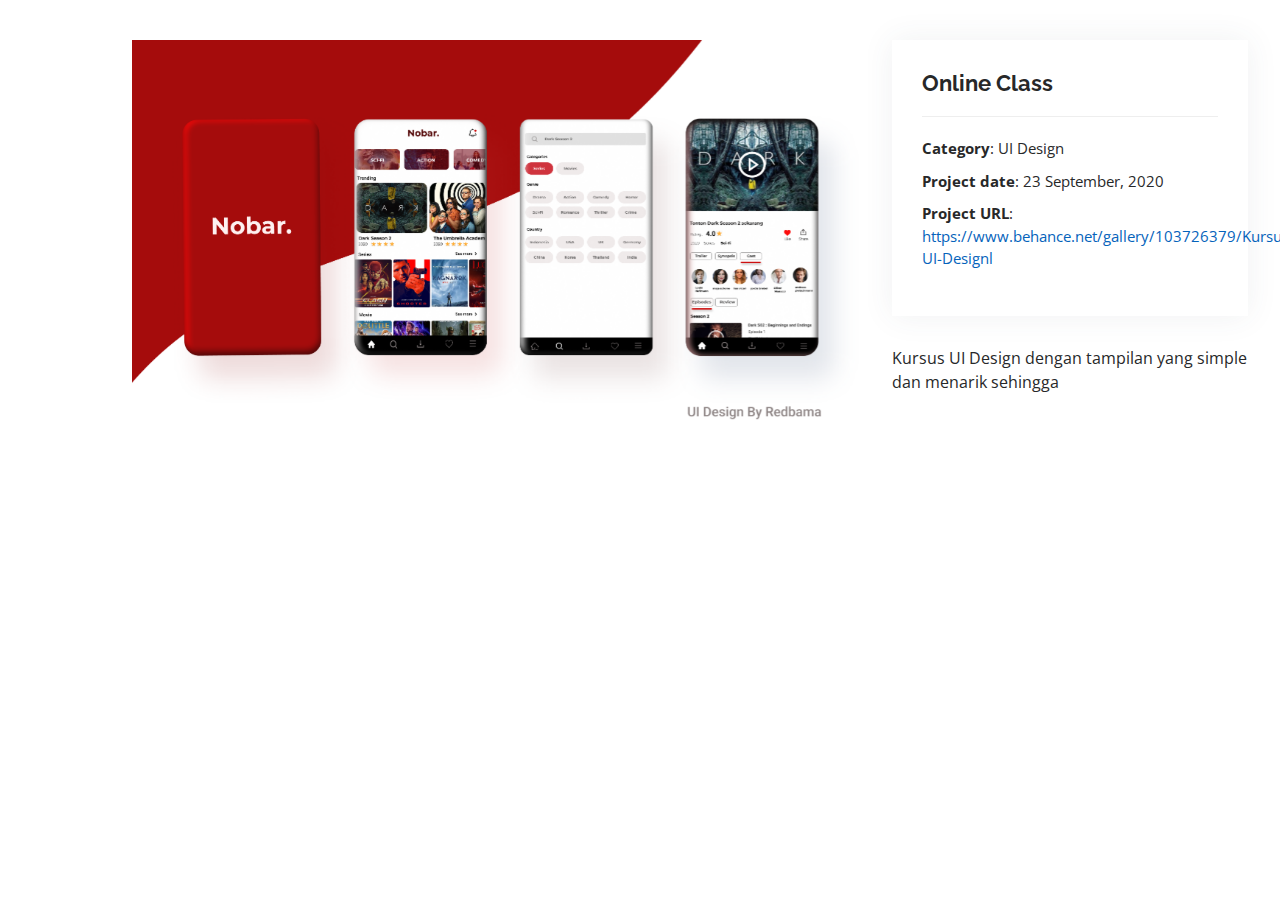
<file: nobar.html>
<!DOCTYPE html>
<html lang="en">
  <head>
    <meta charset="utf-8" />
    <meta content="width=device-width, initial-scale=1.0" name="viewport" />

    <title>Portfolio Details - Personal Bootstrap Template</title>
    <meta content="" name="description" />
    <meta content="" name="keywords" />

    <!-- Favicons -->
    <link href="assets/img/favicon.png" rel="icon" />
    <link href="assets/img/apple-touch-icon.png" rel="apple-touch-icon" />

    <!-- Google Fonts -->
    <link href="https://fonts.googleapis.com/css?family=Open+Sans:300,300i,400,400i,600,600i,700,700i|Raleway:300,300i,400,400i,500,500i,600,600i,700,700i|Poppins:300,300i,400,400i,500,500i,600,600i,700,700i" rel="stylesheet" />

    <!-- Vendor CSS Files -->
    <link href="assets/vendor/aos/aos.css" rel="stylesheet" />
    <link href="assets/vendor/bootstrap/css/bootstrap.min.css" rel="stylesheet" />
    <link href="assets/vendor/bootstrap-icons/bootstrap-icons.css" rel="stylesheet" />
    <link href="assets/vendor/boxicons/css/boxicons.min.css" rel="stylesheet" />
    <link href="assets/vendor/glightbox/css/glightbox.min.css" rel="stylesheet" />
    <link href="assets/vendor/swiper/swiper-bundle.min.css" rel="stylesheet" />

    <!-- Template Main CSS File -->
    <link href="assets/css/style.css" rel="stylesheet" />

    <!-- =======================================================
  * Template Name: MyResume
  * Updated: Jan 29 2024 with Bootstrap v5.3.2
  * Template URL: https://bootstrapmade.com/free-html-bootstrap-template-my-resume/
  * Author: BootstrapMade.com
  * License: https://bootstrapmade.com/license/
  ======================================================== -->
  </head>

  <body>
    <main id="main">
      <!-- ======= Portfolio Details Section ======= -->
      <section id="portfolio-details" class="portfolio-details">
        <div class="container">
          <div class="row gy-4">
            <div class="col-lg-8">
              <div class="portfolio-details-slider swiper">
                <div class="swiper-wrapper align-items-center">
                  <div class="swiper-slide">
                    <img src="assets/img/portfolio/NOBAR/Mockup.png" alt="" />
                  </div>
                </div>
                <div class="swiper-pagination"></div>
              </div>
            </div>

            <div class="col-lg-4">
              <div class="portfolio-info">
                <h3>Online Class</h3>
                <ul>
                  <li><strong>Category</strong>: UI Design</li>
                  <li><strong>Project date</strong>: 23 September, 2020</li>
                  <li><strong>Project URL</strong>: <a href="https://www.behance.net/gallery/103726379/Kursus-UI-Designl" target="_blank">https://www.behance.net/gallery/103726379/Kursus-UI-Designl</a></li>
                </ul>
              </div>
              <div class="portfolio-description">
                <p>Kursus UI Design dengan tampilan yang simple dan menarik sehingga</p>
              </div>
            </div>
          </div>
        </div>
      </section>
      <!-- End Portfolio Details Section -->
    </main>
    <!-- End #main -->

    <div id="preloader"></div>
    <a href="#" class="back-to-top d-flex align-items-center justify-content-center"><i class="bi bi-arrow-up-short"></i></a>

    <!-- Vendor JS Files -->
    <script src="assets/vendor/purecounter/purecounter_vanilla.js"></script>
    <script src="assets/vendor/aos/aos.js"></script>
    <script src="assets/vendor/bootstrap/js/bootstrap.bundle.min.js"></script>
    <script src="assets/vendor/glightbox/js/glightbox.min.js"></script>
    <script src="assets/vendor/isotope-layout/isotope.pkgd.min.js"></script>
    <script src="assets/vendor/swiper/swiper-bundle.min.js"></script>
    <script src="assets/vendor/typed.js/typed.umd.js"></script>
    <script src="assets/vendor/waypoints/noframework.waypoints.js"></script>
    <script src="assets/vendor/php-email-form/validate.js"></script>

    <!-- Template Main JS File -->
    <script src="assets/js/main.js"></script>
  </body>
</html>
</file>
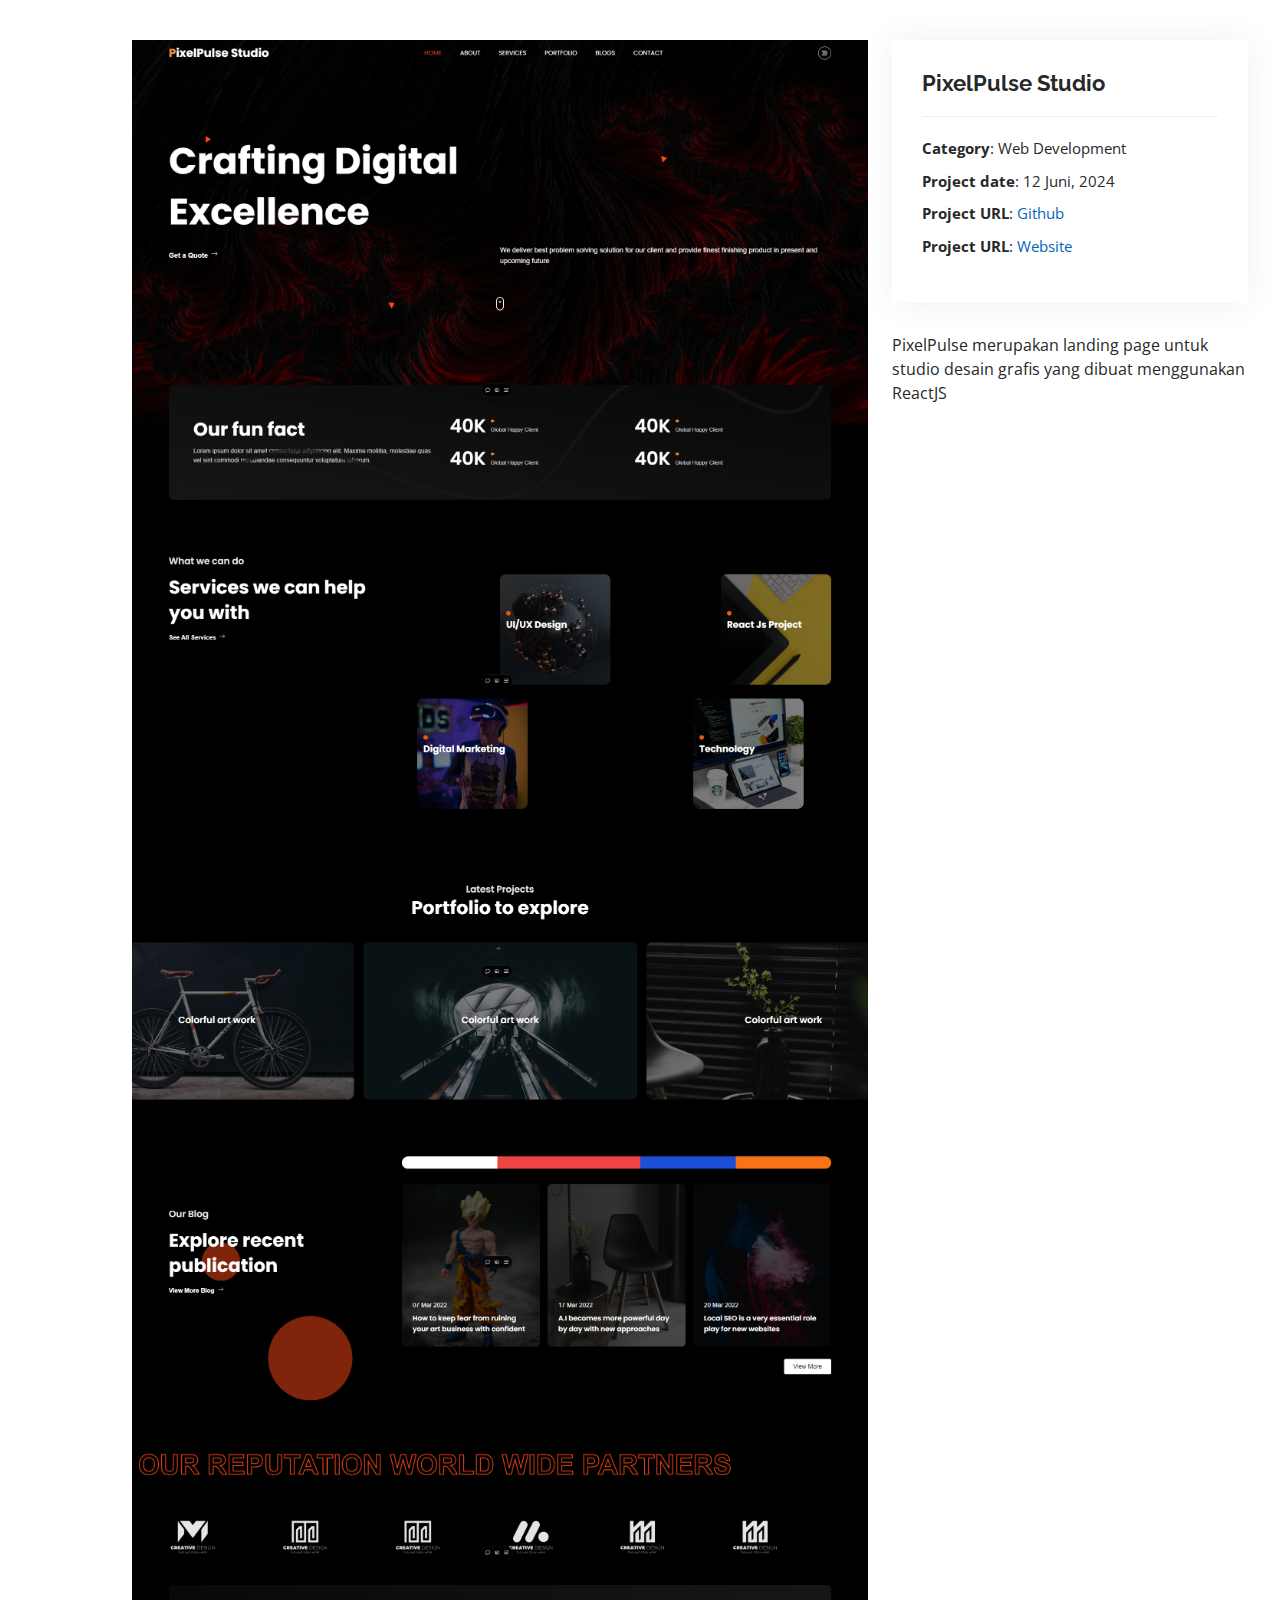
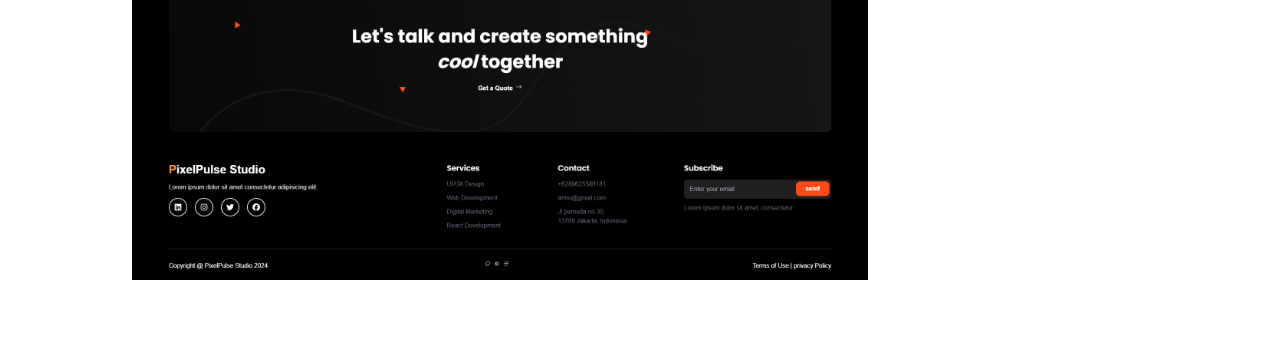
<file: pixel.html>
<!DOCTYPE html>
<html lang="en">
  <head>
    <meta charset="utf-8" />
    <meta content="width=device-width, initial-scale=1.0" name="viewport" />

    <title>Portfolio Details - Personal Bootstrap Template</title>
    <meta content="" name="description" />
    <meta content="" name="keywords" />

    <!-- Favicons -->
    <link href="assets/img/favicon.png" rel="icon" />
    <link href="assets/img/apple-touch-icon.png" rel="apple-touch-icon" />

    <!-- Google Fonts -->
    <link href="https://fonts.googleapis.com/css?family=Open+Sans:300,300i,400,400i,600,600i,700,700i|Raleway:300,300i,400,400i,500,500i,600,600i,700,700i|Poppins:300,300i,400,400i,500,500i,600,600i,700,700i" rel="stylesheet" />

    <!-- Vendor CSS Files -->
    <link href="assets/vendor/aos/aos.css" rel="stylesheet" />
    <link href="assets/vendor/bootstrap/css/bootstrap.min.css" rel="stylesheet" />
    <link href="assets/vendor/bootstrap-icons/bootstrap-icons.css" rel="stylesheet" />
    <link href="assets/vendor/boxicons/css/boxicons.min.css" rel="stylesheet" />
    <link href="assets/vendor/glightbox/css/glightbox.min.css" rel="stylesheet" />
    <link href="assets/vendor/swiper/swiper-bundle.min.css" rel="stylesheet" />

    <!-- Template Main CSS File -->
    <link href="assets/css/style.css" rel="stylesheet" />

    <!-- =======================================================
  * Template Name: MyResume
  * Updated: Jan 29 2024 with Bootstrap v5.3.2
  * Template URL: https://bootstrapmade.com/free-html-bootstrap-template-my-resume/
  * Author: BootstrapMade.com
  * License: https://bootstrapmade.com/license/
  ======================================================== -->
  </head>

  <body>
    <main id="main">
      <!-- ======= Portfolio Details Section ======= -->
      <section id="portfolio-details" class="portfolio-details">
        <div class="container">
          <div class="row gy-4">
            <div class="col-lg-8">
              <div class="portfolio-details-slider swiper">
                <div class="swiper-wrapper align-items-center">
                  <div class="swiper-slide">
                    <img src="assets/img/portfolio/Pixel/monarch.png" alt="" />
                  </div>
                </div>
                <div class="swiper-pagination"></div>
              </div>
            </div>

            <div class="col-lg-4">
              <div class="portfolio-info">
                <h3>PixelPulse Studio</h3>
                <ul>
                  <li><strong>Category</strong>: Web Development</li>
                  <li><strong>Project date</strong>: 12 Juni, 2024</li>
                  <li><strong>Project URL</strong>: <a href="https://github.com/luthfi30/portopixel" target="_blank">Github</a></li>
                  <li><strong>Project URL</strong>: <a href="https://reactpixel.vercel.app/" target="_blank">Website</a></li>
                </ul>
              </div>
              <div class="portfolio-description">
                <p>PixelPulse merupakan landing page untuk studio desain grafis yang dibuat menggunakan ReactJS</p>
              </div>
            </div>
          </div>
        </div>
      </section>
      <!-- End Portfolio Details Section -->
    </main>
    <!-- End #main -->

    <div id="preloader"></div>
    <a href="#" class="back-to-top d-flex align-items-center justify-content-center"><i class="bi bi-arrow-up-short"></i></a>

    <!-- Vendor JS Files -->
    <script src="assets/vendor/purecounter/purecounter_vanilla.js"></script>
    <script src="assets/vendor/aos/aos.js"></script>
    <script src="assets/vendor/bootstrap/js/bootstrap.bundle.min.js"></script>
    <script src="assets/vendor/glightbox/js/glightbox.min.js"></script>
    <script src="assets/vendor/isotope-layout/isotope.pkgd.min.js"></script>
    <script src="assets/vendor/swiper/swiper-bundle.min.js"></script>
    <script src="assets/vendor/typed.js/typed.umd.js"></script>
    <script src="assets/vendor/waypoints/noframework.waypoints.js"></script>
    <script src="assets/vendor/php-email-form/validate.js"></script>

    <!-- Template Main JS File -->
    <script src="assets/js/main.js"></script>
  </body>
</html>
</file>
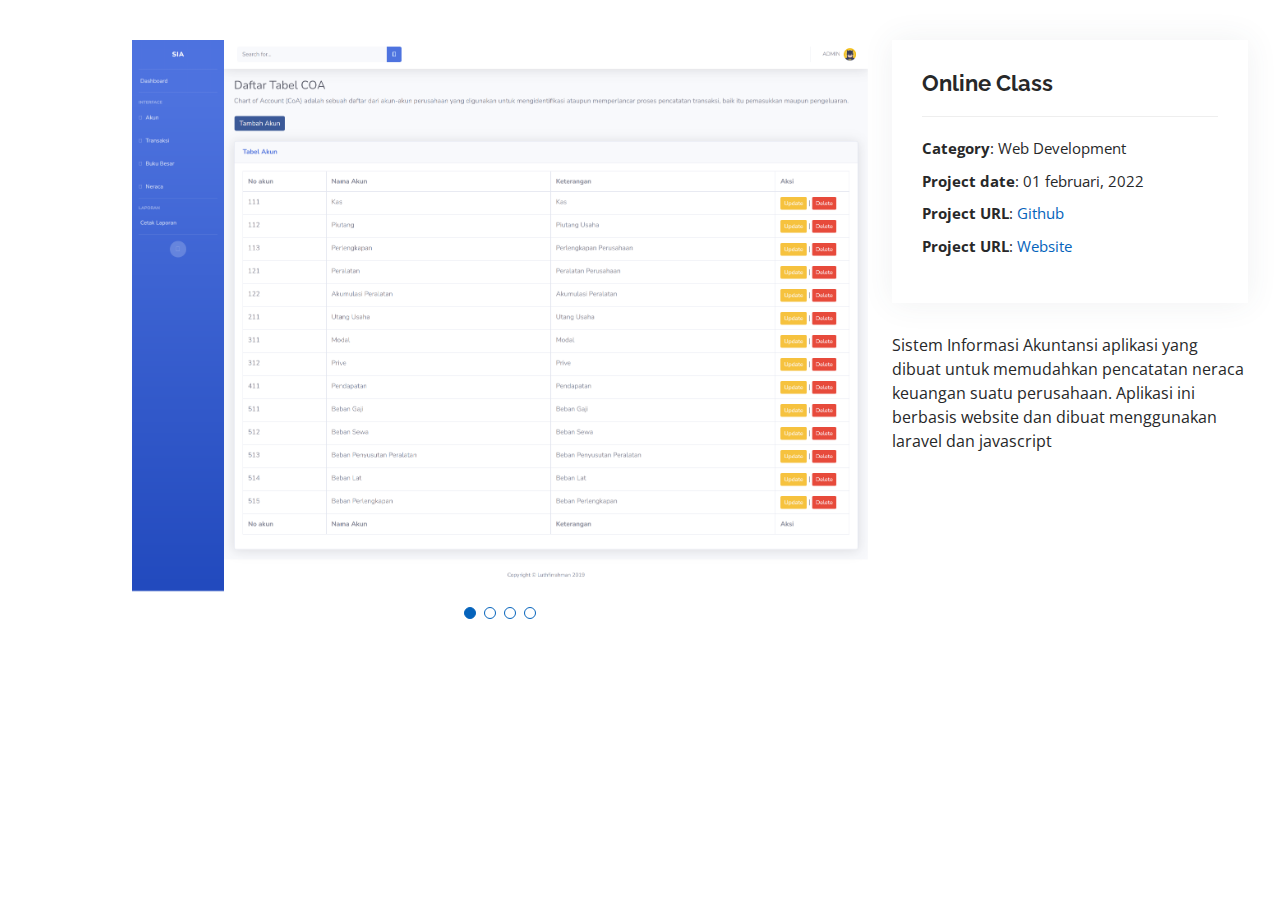
<file: sia.html>
<!DOCTYPE html>
<html lang="en">
  <head>
    <meta charset="utf-8" />
    <meta content="width=device-width, initial-scale=1.0" name="viewport" />

    <title>Portfolio Details - Personal Bootstrap Template</title>
    <meta content="" name="description" />
    <meta content="" name="keywords" />

    <!-- Favicons -->
    <link href="assets/img/favicon.png" rel="icon" />
    <link href="assets/img/apple-touch-icon.png" rel="apple-touch-icon" />

    <!-- Google Fonts -->
    <link href="https://fonts.googleapis.com/css?family=Open+Sans:300,300i,400,400i,600,600i,700,700i|Raleway:300,300i,400,400i,500,500i,600,600i,700,700i|Poppins:300,300i,400,400i,500,500i,600,600i,700,700i" rel="stylesheet" />

    <!-- Vendor CSS Files -->
    <link href="assets/vendor/aos/aos.css" rel="stylesheet" />
    <link href="assets/vendor/bootstrap/css/bootstrap.min.css" rel="stylesheet" />
    <link href="assets/vendor/bootstrap-icons/bootstrap-icons.css" rel="stylesheet" />
    <link href="assets/vendor/boxicons/css/boxicons.min.css" rel="stylesheet" />
    <link href="assets/vendor/glightbox/css/glightbox.min.css" rel="stylesheet" />
    <link href="assets/vendor/swiper/swiper-bundle.min.css" rel="stylesheet" />

    <!-- Template Main CSS File -->
    <link href="assets/css/style.css" rel="stylesheet" />

    <!-- =======================================================
  * Template Name: MyResume
  * Updated: Jan 29 2024 with Bootstrap v5.3.2
  * Template URL: https://bootstrapmade.com/free-html-bootstrap-template-my-resume/
  * Author: BootstrapMade.com
  * License: https://bootstrapmade.com/license/
  ======================================================== -->
  </head>

  <body>
    <main id="main">
      <!-- ======= Portfolio Details Section ======= -->
      <section id="portfolio-details" class="portfolio-details">
        <div class="container">
          <div class="row gy-4">
            <div class="col-lg-8">
              <div class="portfolio-details-slider swiper">
                <div class="swiper-wrapper align-items-center">
                  <div class="swiper-slide">
                    <img src="assets/img/portfolio/SIA/akun.png" alt="" />
                  </div>

                  <div class="swiper-slide">
                    <img src="assets/img/portfolio/SIA/transaksi.png" alt="" />
                  </div>

                  <div class="swiper-slide">
                    <img src="assets/img/portfolio/SIA/tambah transaksi.png" alt="" />
                  </div>

                  <div class="swiper-slide">
                    <img src="assets/img/portfolio/SIA/neraca.png" alt="" />
                  </div>
                </div>
                <div class="swiper-pagination"></div>
              </div>
            </div>

            <div class="col-lg-4">
              <div class="portfolio-info">
                <h3>Online Class</h3>
                <ul>
                  <li><strong>Category</strong>: Web Development</li>
                  <li><strong>Project date</strong>: 01 februari, 2022</li>
                  <li><strong>Project URL</strong>: <a href="https://github.com/luthfi30/sistemInformasiAkuntansi.git" target="_blank">Github</a></li>
                  <li><strong>Project URL</strong>: <a href="#">Website</a></li>
                </ul>
              </div>
              <div class="portfolio-description">
                <p>Sistem Informasi Akuntansi aplikasi yang dibuat untuk memudahkan pencatatan neraca keuangan suatu perusahaan. Aplikasi ini berbasis website dan dibuat menggunakan laravel dan javascript</p>
              </div>
            </div>
          </div>
        </div>
      </section>
      <!-- End Portfolio Details Section -->
    </main>
    <!-- End #main -->

    <div id="preloader"></div>
    <a href="#" class="back-to-top d-flex align-items-center justify-content-center"><i class="bi bi-arrow-up-short"></i></a>

    <!-- Vendor JS Files -->
    <script src="assets/vendor/purecounter/purecounter_vanilla.js"></script>
    <script src="assets/vendor/aos/aos.js"></script>
    <script src="assets/vendor/bootstrap/js/bootstrap.bundle.min.js"></script>
    <script src="assets/vendor/glightbox/js/glightbox.min.js"></script>
    <script src="assets/vendor/isotope-layout/isotope.pkgd.min.js"></script>
    <script src="assets/vendor/swiper/swiper-bundle.min.js"></script>
    <script src="assets/vendor/typed.js/typed.umd.js"></script>
    <script src="assets/vendor/waypoints/noframework.waypoints.js"></script>
    <script src="assets/vendor/php-email-form/validate.js"></script>

    <!-- Template Main JS File -->
    <script src="assets/js/main.js"></script>
  </body>
</html>
</file>
<file: assets/css/style.css>
/**
* Template Name: MyResume
* Updated: Jan 29 2024 with Bootstrap v5.3.2
* Template URL: https://bootstrapmade.com/free-html-bootstrap-template-my-resume/
* Author: BootstrapMade.com
* License: https://bootstrapmade.com/license/
*/

/*--------------------------------------------------------------
# General
--------------------------------------------------------------*/
body {
  font-family: "Open Sans", sans-serif;
  color: #272829;
}

a {
  color: #0563bb;
  text-decoration: none;
}

a:hover {
  color: #067ded;
  text-decoration: none;
}

h1,
h2,
h3,
h4,
h5,
h6 {
  font-family: "Raleway", sans-serif;
}

/*--------------------------------------------------------------
# Back to top button
--------------------------------------------------------------*/
.back-to-top {
  position: fixed;
  visibility: hidden;
  opacity: 0;
  right: 15px;
  bottom: 15px;
  z-index: 996;
  background: #0563bb;
  width: 40px;
  height: 40px;
  border-radius: 50px;
  transition: all 0.4s;
}

.back-to-top i {
  font-size: 28px;
  color: #fff;
  line-height: 0;
}

.back-to-top:hover {
  background: #0678e3;
  color: #fff;
}

.back-to-top.active {
  visibility: visible;
  opacity: 1;
}

/*--------------------------------------------------------------
# Preloader
--------------------------------------------------------------*/
#preloader {
  position: fixed;
  top: 0;
  left: 0;
  right: 0;
  bottom: 0;
  z-index: 9999;
  overflow: hidden;
  background: #fff;
}

#preloader:before {
  content: "";
  position: fixed;
  top: calc(50% - 30px);
  left: calc(50% - 30px);
  border: 6px solid #0563bb;
  border-top-color: #fff;
  border-bottom-color: #fff;
  border-radius: 50%;
  width: 60px;
  height: 60px;
  animation: animate-preloader 1s linear infinite;
}

@keyframes animate-preloader {
  0% {
    transform: rotate(0deg);
  }

  100% {
    transform: rotate(360deg);
  }
}

/*--------------------------------------------------------------
# Disable aos animation delay on mobile devices
--------------------------------------------------------------*/
@media screen and (max-width: 768px) {
  [data-aos-delay] {
    transition-delay: 0 !important;
  }
}

/*--------------------------------------------------------------
# Header
--------------------------------------------------------------*/
#header {
  position: fixed;
  top: 0;
  left: 0;
  bottom: 0;
  z-index: 9997;
  transition: all 0.5s;
  padding: 15px;
  overflow-y: auto;
}

@media (max-width: 991px) {
  #header {
    width: 300px;
    background: #fff;
    border-right: 1px solid #e6e9ec;
    left: -300px;
  }
}

@media (min-width: 991px) {
  #main {
    margin-left: 100px;
  }
}

/*--------------------------------------------------------------
# Navigation Menu
--------------------------------------------------------------*/
/**
* Desktop Navigation 
*/
.nav-menu {
  padding: 0;
  display: block;
}

.nav-menu * {
  margin: 0;
  padding: 0;
  list-style: none;
}

.nav-menu > ul > li {
  position: relative;
  white-space: nowrap;
}

.nav-menu a,
.nav-menu a:focus {
  display: flex;
  align-items: center;
  color: #45505b;
  padding: 10px 18px;
  margin-bottom: 8px;
  transition: 0.3s;
  font-size: 15px;
  border-radius: 50px;
  background: #f2f3f5;
  height: 56px;
  width: 100%;
  overflow: hidden;
  transition: 0.3s;
}

.nav-menu a i,
.nav-menu a:focus i {
  font-size: 20px;
}

.nav-menu a span,
.nav-menu a:focus span {
  padding: 0 5px 0 7px;
  color: #45505b;
}

@media (min-width: 992px) {
  .nav-menu a,
  .nav-menu a:focus {
    width: 56px;
  }

  .nav-menu a span,
  .nav-menu a:focus span {
    display: none;
    color: #fff;
  }
}

.nav-menu a:hover,
.nav-menu .active,
.nav-menu .active:focus,
.nav-menu li:hover > a {
  color: #fff;
  background: #0563bb;
}

.nav-menu a:hover span,
.nav-menu .active span,
.nav-menu .active:focus span,
.nav-menu li:hover > a span {
  color: #fff;
}

.nav-menu a:hover,
.nav-menu li:hover > a {
  width: 100%;
  color: #fff;
}

.nav-menu a:hover span,
.nav-menu li:hover > a span {
  display: block;
}

/**
* Mobile Navigation 
*/
.mobile-nav-toggle {
  position: fixed;
  right: 10px;
  top: 10px;
  z-index: 9998;
  border: 0;
  background: none;
  font-size: 28px;
  transition: all 0.4s;
  outline: none !important;
  line-height: 0;
  cursor: pointer;
  border-radius: 50px;
  padding: 5px;
}

.mobile-nav-toggle i {
  color: #45505b;
}

.mobile-nav-active {
  overflow: hidden;
}

.mobile-nav-active #header {
  left: 0;
}

.mobile-nav-active .mobile-nav-toggle {
  color: #fff;
  background-color: #0563bb;
}

/*--------------------------------------------------------------
# Hero Section
--------------------------------------------------------------*/
#hero {
  width: 100%;
  height: 100vh;
  background: url("../img/hero-bg.jpg") top right no-repeat;
  background-size: cover;
  position: relative;
}

@media (min-width: 992px) {
  #hero {
    padding-left: 160px;
  }
}

#hero:before {
  content: "";
  background: rgba(255, 255, 255, 0.479);
  position: absolute;
  bottom: 0;
  top: 0;
  left: 0;
  right: 0;
}

#hero h1 {
  margin: 0;
  font-size: 64px;
  font-weight: 700;
  line-height: 56px;
  color: #45505b;
}

#hero p {
  color: #45505b;
  margin: 15px 0 0 0;
  font-size: 26px;
  font-family: "Poppins", sans-serif;
}

#hero p span {
  color: #0563bb;
  letter-spacing: 1px;
}

#hero .social-links {
  margin-top: 30px;
}

#hero .social-links a {
  font-size: 24px;
  display: inline-block;
  color: #45505b;
  line-height: 1;
  margin-right: 20px;
  transition: 0.3s;
}

#hero .social-links a:hover {
  color: #0563bb;
}

@media (max-width: 992px) {
  #hero {
    text-align: center;
  }

  #hero h1 {
    font-size: 32px;
    line-height: 36px;
  }

  #hero p {
    margin-top: 10px;
    font-size: 20px;
    line-height: 24px;
  }
}

/*--------------------------------------------------------------
# Sections General
--------------------------------------------------------------*/
section {
  padding: 60px 0;
  overflow: hidden;
}

.section-title {
  text-align: center;
  padding-bottom: 30px;
}

.section-title h2 {
  font-size: 32px;
  font-weight: bold;
  text-transform: uppercase;
  margin-bottom: 20px;
  padding-bottom: 20px;
  position: relative;
  color: #45505b;
}

.section-title h2::before {
  content: "";
  position: absolute;
  display: block;
  width: 120px;
  height: 1px;
  background: #ddd;
  bottom: 1px;
  left: calc(50% - 60px);
}

.section-title h2::after {
  content: "";
  position: absolute;
  display: block;
  width: 40px;
  height: 3px;
  background: #0563bb;
  bottom: 0;
  left: calc(50% - 20px);
}

.section-title p {
  margin-bottom: 0;
}

/*--------------------------------------------------------------
# About
--------------------------------------------------------------*/
.about .content h3 {
  font-weight: 700;
  font-size: 26px;
  color: #728394;
}

.about .content ul {
  list-style: none;
  padding: 0;
}

.about .content ul li {
  margin-bottom: 20px;
  display: flex;
  align-items: center;
}

.about .content ul strong {
  margin-right: 10px;
}

.about .content ul i {
  font-size: 16px;
  margin-right: 5px;
  color: #0563bb;
  line-height: 0;
}

.about .content p:last-child {
  margin-bottom: 0;
}

/*--------------------------------------------------------------
# Facts
--------------------------------------------------------------*/
.facts .count-box {
  padding: 30px 30px 25px 30px;
  margin-top: 30px;
  width: 100%;
  position: relative;
  text-align: center;
  background: #fff;
}

.facts .count-box i {
  position: absolute;
  top: -25px;
  left: 50%;
  transform: translateX(-50%);
  font-size: 24px;
  background: #0563bb;
  color: #fff;
  border-radius: 50px;
  display: inline-flex;
  align-items: center;
  justify-content: center;
  width: 48px;
  height: 48px;
}

.facts .count-box span {
  font-size: 36px;
  display: block;
  font-weight: 600;
  color: #011426;
}

.facts .count-box p {
  padding: 0;
  margin: 0;
  font-family: "Raleway", sans-serif;
  font-size: 14px;
}

/*--------------------------------------------------------------
# Akills
--------------------------------------------------------------*/
.skills .progress {
  height: 60px;
  display: block;
  background: none;
  border-radius: 0;
}

.skills .progress .skill {
  padding: 10px 0;
  margin: 0;
  text-transform: uppercase;
  display: block;
  font-weight: 600;
  font-family: "Poppins", sans-serif;
  color: #45505b;
}

.skills .progress .skill .val {
  float: right;
  font-style: normal;
}

.skills .progress-bar-wrap {
  background: #f2f3f5;
}

.skills .progress-bar {
  width: 1px;
  height: 10px;
  transition: 0.9s;
  background-color: #0563bb;
}

/*--------------------------------------------------------------
# Resume
--------------------------------------------------------------*/
.resume .resume-title {
  font-size: 26px;
  font-weight: 700;
  margin-top: 20px;
  margin-bottom: 20px;
  color: #45505b;
}

.resume .resume-item {
  padding: 0 0 20px 20px;
  margin-top: -2px;
  border-left: 2px solid #0563bb;
  position: relative;
}

.resume .resume-item h4 {
  line-height: 18px;
  font-size: 18px;
  font-weight: 600;
  text-transform: uppercase;
  font-family: "Poppins", sans-serif;
  color: #0563bb;
  margin-bottom: 10px;
}

.resume .resume-item h5 {
  font-size: 16px;
  background: #f7f8f9;
  padding: 5px 15px;
  display: inline-block;
  font-weight: 600;
  margin-bottom: 10px;
}

.resume .resume-item ul {
  padding-left: 20px;
}

.resume .resume-item ul li {
  padding-bottom: 10px;
}

.resume .resume-item:last-child {
  padding-bottom: 0;
}

.resume .resume-item::before {
  content: "";
  position: absolute;
  width: 16px;
  height: 16px;
  border-radius: 50px;
  left: -9px;
  top: 0;
  background: #fff;
  border: 2px solid #0563bb;
}

/*--------------------------------------------------------------
# Portfolio
--------------------------------------------------------------*/
.portfolio .portfolio-item {
  margin-bottom: 30px;
}

.portfolio #portfolio-flters {
  padding: 0;
  margin: 0 auto 25px auto;
  list-style: none;
  text-align: center;
  background: #fff;
  border-radius: 50px;
  padding: 2px 15px;
}

.portfolio #portfolio-flters li {
  cursor: pointer;
  display: inline-block;
  padding: 10px 15px;
  font-size: 14px;
  font-weight: 600;
  line-height: 1;
  text-transform: uppercase;
  color: #272829;
  margin-bottom: 5px;
  transition: all 0.3s ease-in-out;
}

.portfolio #portfolio-flters li:hover,
.portfolio #portfolio-flters li.filter-active {
  color: #0563bb;
}

.portfolio #portfolio-flters li:last-child {
  margin-right: 0;
}

.portfolio .portfolio-wrap {
  transition: 0.3s;
  position: relative;
  overflow: hidden;
  z-index: 1;
  background: rgba(69, 80, 91, 0.8);
}

.portfolio .portfolio-wrap::before {
  content: "";
  background: rgba(255, 255, 255, 0.7);
  position: absolute;
  left: 30px;
  right: 30px;
  top: 30px;
  bottom: 30px;
  transition: all ease-in-out 0.3s;
  z-index: 2;
  opacity: 0;
}

.portfolio .portfolio-wrap .portfolio-info {
  opacity: 0;
  position: absolute;
  top: 0;
  left: 0;
  right: 0;
  bottom: 0;
  text-align: center;
  z-index: 3;
  transition: all ease-in-out 0.3s;
  display: flex;
  flex-direction: column;
  justify-content: center;
  align-items: center;
}

.portfolio .portfolio-wrap .portfolio-info::before {
  display: block;
  content: "";
  width: 48px;
  height: 48px;
  position: absolute;
  top: 35px;
  left: 35px;
  border-top: 3px solid #d7dce1;
  border-left: 3px solid #d7dce1;
  transition: all 0.5s ease 0s;
  z-index: 9994;
}

.portfolio .portfolio-wrap .portfolio-info::after {
  display: block;
  content: "";
  width: 48px;
  height: 48px;
  position: absolute;
  bottom: 35px;
  right: 35px;
  border-bottom: 3px solid #d7dce1;
  border-right: 3px solid #d7dce1;
  transition: all 0.5s ease 0s;
  z-index: 9994;
}

.portfolio .portfolio-wrap .portfolio-info h4 {
  font-size: 20px;
  color: #45505b;
  font-weight: 600;
}

.portfolio .portfolio-wrap .portfolio-info p {
  color: #45505b;
  font-size: 14px;
  text-transform: uppercase;
  padding: 0;
  margin: 0;
}

.portfolio .portfolio-wrap .portfolio-links {
  text-align: center;
  z-index: 4;
}

.portfolio .portfolio-wrap .portfolio-links a {
  color: #45505b;
  margin: 0 2px;
  font-size: 28px;
  display: inline-block;
  transition: 0.3s;
}

.portfolio .portfolio-wrap .portfolio-links a:hover {
  color: #148af9;
}

.portfolio .portfolio-wrap:hover::before {
  top: 0;
  left: 0;
  right: 0;
  bottom: 0;
  opacity: 1;
}

.portfolio .portfolio-wrap:hover .portfolio-info {
  opacity: 1;
}

.portfolio .portfolio-wrap:hover .portfolio-info::before {
  top: 15px;
  left: 15px;
}

.portfolio .portfolio-wrap:hover .portfolio-info::after {
  bottom: 15px;
  right: 15px;
}

/*--------------------------------------------------------------
# Portfolio Details
--------------------------------------------------------------*/
.portfolio-details {
  padding-top: 40px;
}

.portfolio-details .portfolio-details-slider img {
  width: 100%;
}

.portfolio-details .portfolio-details-slider .swiper-pagination {
  margin-top: 20px;
  position: relative;
}

.portfolio-details .portfolio-details-slider .swiper-pagination .swiper-pagination-bullet {
  width: 12px;
  height: 12px;
  background-color: #fff;
  opacity: 1;
  border: 1px solid #0563bb;
}

.portfolio-details .portfolio-details-slider .swiper-pagination .swiper-pagination-bullet-active {
  background-color: #0563bb;
}

.portfolio-details .portfolio-info {
  padding: 30px;
  box-shadow: 0px 0 30px rgba(69, 80, 91, 0.08);
}

.portfolio-details .portfolio-info h3 {
  font-size: 22px;
  font-weight: 700;
  margin-bottom: 20px;
  padding-bottom: 20px;
  border-bottom: 1px solid #eee;
}

.portfolio-details .portfolio-info ul {
  list-style: none;
  padding: 0;
  font-size: 15px;
}

.portfolio-details .portfolio-info ul li + li {
  margin-top: 10px;
}

.portfolio-details .portfolio-description {
  padding-top: 30px;
}

.portfolio-details .portfolio-description h2 {
  font-size: 26px;
  font-weight: 700;
  margin-bottom: 20px;
}

.portfolio-details .portfolio-description p {
  padding: 0;
}

/*--------------------------------------------------------------
# skills
--------------------------------------------------------------*/
.skills .icon-box {
  text-align: center;
  padding: 70px 20px 80px 20px;
  transition: all ease-in-out 0.3s;
  background: #fff;
  box-shadow: 0px 5px 90px 0px rgba(110, 123, 131, 0.05);
}

.skills .icon-box .icon {
  margin: 0 auto;
  width: 100px;
  height: 100px;
  display: flex;
  align-items: center;
  justify-content: center;
  transition: ease-in-out 0.3s;
  position: relative;
}

.skills .icon-box .icon i {
  font-size: 36px;
  transition: 0.5s;
  position: relative;
}

.skills .icon-box .icon svg {
  position: absolute;
  top: 0;
  left: 0;
}

.skills .icon-box .icon svg path {
  transition: 0.5s;
  fill: #f5f5f5;
}

.skills .icon-box h4 {
  font-weight: 600;
  margin: 10px 0 15px 0;
  font-size: 22px;
}

.skills .icon-box h4 a {
  color: #45505b;
  transition: ease-in-out 0.3s;
}

.skills .icon-box p {
  line-height: 24px;
  font-size: 14px;
  margin-bottom: 0;
}

.skills .icon-box:hover {
  border-color: #fff;
  box-shadow: 0px 0 35px 0 rgba(0, 0, 0, 0.08);
}

.skills .iconbox-blue i {
  color: #47aeff;
}

.skills .iconbox-blue:hover .icon i {
  color: #fff;
}

.skills .iconbox-blue:hover .icon path {
  fill: #47aeff;
}

.skills .iconbox-orange i {
  color: #ffa76e;
}

.skills .iconbox-orange:hover .icon i {
  color: #fff;
}

.skills .iconbox-orange:hover .icon path {
  fill: #ffa76e;
}

.skills .iconbox-pink i {
  color: #e80368;
}

.skills .iconbox-pink:hover .icon i {
  color: #fff;
}

.skills .iconbox-pink:hover .icon path {
  fill: #e80368;
}

.skills .iconbox-yellow i {
  color: #ffbb2c;
}

.skills .iconbox-yellow:hover .icon i {
  color: #fff;
}

.skills .iconbox-yellow:hover .icon path {
  fill: #ffbb2c;
}

.skills .iconbox-red i {
  color: #ff5828;
}

.skills .iconbox-red:hover .icon i {
  color: #fff;
}

.skills .iconbox-red:hover .icon path {
  fill: #ff5828;
}

.skills .iconbox-teal i {
  color: #11dbcf;
}

.skills .iconbox-teal:hover .icon i {
  color: #fff;
}

.skills .iconbox-teal:hover .icon path {
  fill: #11dbcf;
}

/*--------------------------------------------------------------
# Testimonials
--------------------------------------------------------------*/
.testimonials .section-header {
  margin-bottom: 40px;
}

.testimonials .testimonials-carousel,
.testimonials .testimonials-slider {
  overflow: hidden;
}

.testimonials .testimonial-item {
  text-align: center;
}

.testimonials .testimonial-item .testimonial-img {
  width: 120px;
  border-radius: 50%;
  border: 4px solid #fff;
  margin: 0 auto;
}

.testimonials .testimonial-item h3 {
  font-size: 20px;
  font-weight: bold;
  margin: 10px 0 5px 0;
  color: #111;
}

.testimonials .testimonial-item h4 {
  font-size: 14px;
  color: #999;
  margin: 0 0 15px 0;
}

.testimonials .testimonial-item .quote-icon-left,
.testimonials .testimonial-item .quote-icon-right {
  color: #90c8fc;
  font-size: 26px;
}

.testimonials .testimonial-item .quote-icon-left {
  display: inline-block;
  left: -5px;
  position: relative;
}

.testimonials .testimonial-item .quote-icon-right {
  display: inline-block;
  right: -5px;
  position: relative;
  top: 10px;
}

.testimonials .testimonial-item p {
  font-style: italic;
  margin: 0 auto 15px auto;
}

.testimonials .swiper-pagination {
  margin-top: 20px;
  position: relative;
}

.testimonials .swiper-pagination .swiper-pagination-bullet {
  width: 12px;
  height: 12px;
  background-color: #fff;
  opacity: 1;
  border: 1px solid #0563bb;
}

.testimonials .swiper-pagination .swiper-pagination-bullet-active {
  background-color: #0563bb;
}

@media (min-width: 992px) {
  .testimonials .testimonial-item p {
    width: 80%;
  }
}

/*--------------------------------------------------------------
# Contact
--------------------------------------------------------------*/
.contact .info {
  width: 100%;
  background: #fff;
}

.contact .info i {
  font-size: 20px;
  color: #0563bb;
  float: left;
  width: 44px;
  height: 44px;
  background: #eef7ff;
  display: flex;
  justify-content: center;
  align-items: center;
  border-radius: 50px;
  transition: all 0.3s ease-in-out;
}

.contact .info h4 {
  padding: 0 0 0 60px;
  font-size: 22px;
  font-weight: 600;
  margin-bottom: 5px;
  color: #45505b;
}

.contact .info p {
  padding: 0 0 0 60px;
  margin-bottom: 0;
  font-size: 14px;
  color: #728394;
}

.contact .info .email,
.contact .info .phone {
  margin-top: 40px;
}

.contact .info .email:hover i,
.contact .info .address:hover i,
.contact .info .phone:hover i {
  background: #0563bb;
  color: #fff;
}

.contact .php-email-form {
  width: 100%;
  background: #fff;
}

.contact .php-email-form .form-group {
  padding-bottom: 8px;
}

.contact .php-email-form .error-message {
  display: none;
  color: #fff;
  background: #ed3c0d;
  text-align: left;
  padding: 15px;
  font-weight: 600;
}

.contact .php-email-form .error-message br + br {
  margin-top: 25px;
}

.contact .php-email-form .sent-message {
  display: none;
  color: #fff;
  background: #18d26e;
  text-align: center;
  padding: 15px;
  font-weight: 600;
}

.contact .php-email-form .loading {
  display: none;
  background: #fff;
  text-align: center;
  padding: 15px;
}

.contact .php-email-form .loading:before {
  content: "";
  display: inline-block;
  border-radius: 50%;
  width: 24px;
  height: 24px;
  margin: 0 10px -6px 0;
  border: 3px solid #18d26e;
  border-top-color: #eee;
  animation: animate-loading 1s linear infinite;
}

.contact .php-email-form input,
.contact .php-email-form textarea {
  border-radius: 4px;
  box-shadow: none;
  font-size: 14px;
}

.contact .php-email-form input[type="text"],
.contact .php-email-form input[type="email"] {
  height: 44px;
}

.contact .php-email-form textarea {
  padding: 10px 12px;
}

.contact .php-email-form button[type="submit"] {
  background: #0563bb;
  border: 0;
  padding: 10px 35px;
  color: #fff;
  transition: 0.4s;
  border-radius: 50px;
}

.contact .php-email-form button[type="submit"]:hover {
  background: #0678e3;
}

@keyframes animate-loading {
  0% {
    transform: rotate(0deg);
  }

  100% {
    transform: rotate(360deg);
  }
}

/*--------------------------------------------------------------
# Footer
--------------------------------------------------------------*/
#footer {
  background: #f7f8f9;
  color: #45505b;
  font-size: 14px;
  text-align: center;
  padding: 30px 0;
}

#footer h3 {
  font-size: 36px;
  font-weight: 700;
  position: relative;
  font-family: "Poppins", sans-serif;
  padding: 0;
  margin: 0 0 15px 0;
}

#footer p {
  font-size: 15;
  font-style: italic;
  padding: 0;
  margin: 0 0 40px 0;
}

#footer .social-links {
  margin: 0 0 40px 0;
}

#footer .social-links a {
  font-size: 18px;
  display: inline-block;
  background: #0563bb;
  color: #fff;
  line-height: 1;
  padding: 8px 0;
  margin-right: 4px;
  border-radius: 50%;
  text-align: center;
  width: 36px;
  height: 36px;
  transition: 0.3s;
}

#footer .social-links a:hover {
  background: #0678e3;
  color: #fff;
  text-decoration: none;
}

#footer .copyright {
  margin: 0 0 5px 0;
}

#footer .credits {
  font-size: 13px;
}
</file>
